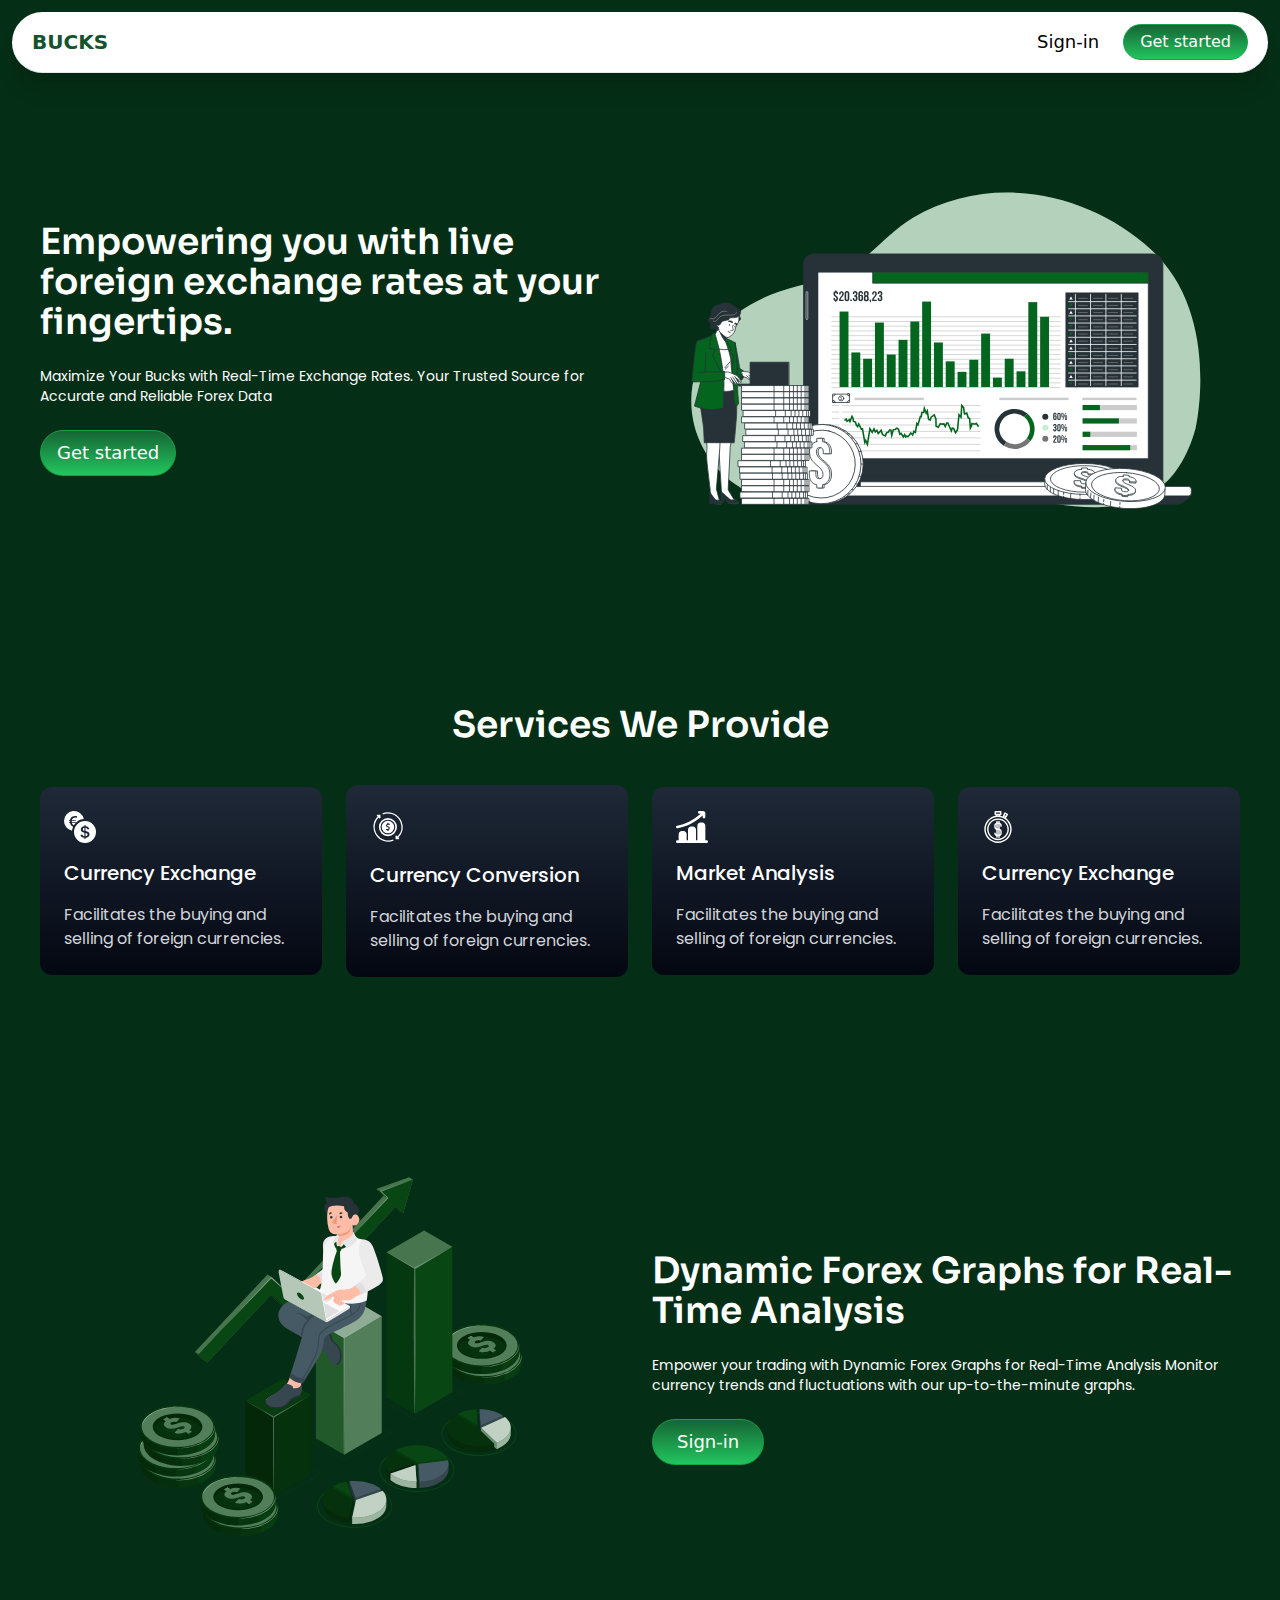
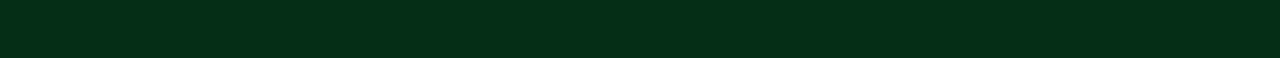
<file: public/index.html>
<!DOCTYPE html>
<html lang="en">
<head>
    <meta charset="UTF-8">
    <meta name="viewport" content="width=device-width, initial-scale=1.0">
    <title>BUCKS</title>
    <link rel="stylesheet" href="styles/style.css">
    <link rel="stylesheet" href="https://cdnjs.cloudflare.com/ajax/libs/font-awesome/6.5.2/css/all.min.css" integrity="sha512-SnH5WK+bZxgPHs44uWIX+LLJAJ9/2PkPKZ5QiAj6Ta86w+fsb2TkcmfRyVX3pBnMFcV7oQPJkl9QevSCWr3W6A==" crossorigin="anonymous" referrerpolicy="no-referrer" />
    <link rel="preconnect" href="https://fonts.googleapis.com">
    <link rel="preconnect" href="https://fonts.gstatic.com" crossorigin>
    <link href="https://fonts.googleapis.com/css2?family=Bebas+Neue&display=swap" rel="stylesheet">
    <link rel="preconnect" href="https://fonts.googleapis.com">
    <link rel="preconnect" href="https://fonts.gstatic.com" crossorigin>
    <link href="https://fonts.googleapis.com/css2?family=Archivo+Black&family=Exo+2:ital,wght@0,100..900;1,100..900&family=Montserrat+Alternates:ital,wght@0,100;0,200;0,300;0,400;0,500;0,600;0,700;0,800;0,900;1,100;1,200;1,300;1,400;1,500;1,600;1,700;1,800;1,900&family=Montserrat:ital,wght@0,100..900;1,100..900&family=Orbitron:wght@400..900&family=Oswald:wght@200..700&family=Poppins:ital,wght@0,100;0,200;0,300;0,400;0,500;0,600;0,700;0,800;0,900;1,100;1,200;1,300;1,400;1,500;1,600;1,700;1,800;1,900&family=Raleway:ital,wght@0,100..900;1,100..900&family=Roboto+Condensed:ital,wght@0,100..900;1,100..900&family=Russo+One&family=Sora:wght@100..800&family=Titillium+Web:ital,wght@0,200;0,300;0,400;0,600;0,700;0,900;1,200;1,300;1,400;1,600;1,700&family=Ubuntu+Condensed&display=swap" rel="stylesheet">
    <link rel="preconnect" href="https://fonts.googleapis.com">
   <link rel="preconnect" href="https://fonts.gstatic.com" crossorigin>
   <link href="https://fonts.googleapis.com/css2?family=Playfair+Display:ital,wght@0,400..900;1,400..900&display=swap" rel="stylesheet">
</head>
<body class="bg-green-950">
    <nav class="flex items-center border-b-[1.5px] justify-between mx-3 rounded-full shadow-xl mt-3 p-3 px-5 bg-white ">
        <a href="#" id="brand" class="flex items-center justify-center">
            <div class="text-lg font-bold text-green-900 md:text-xl font-Gempire-Bold">BUCKS</div>
        </a>
        <div id="nav-menu" class="items-center justify-center hidden gap-6 md:flex">
            <a href="#" class="text-lg font-medium ">Sign-in</a>
            <a href="#" class="px-4 py-[5px] font-medium text-white duration-200 delay-75 border border-green-600 rounded-full text-md hover:bg-black bg-gradient-to-b from-green-800 to-green-500">Get started</a>
           
          

        </div>

        <button id="menu-toggle" class="w-12 p-2 md:hidden">
            <i class="text-black fa-solid fa-bars"></i>
        </button>
        <div id="nav-dialog" class="fixed inset-0 z-50 hidden p-3 px-5 mx-3 mt-3 text-black bg-white rounded-tr-3xl rounded-tl-3xl rounded-br-3xl rounded-bl-3xl ">
            <div id="nav-bar" class="flex justify-between">
                <a href="#" id="brand" class="flex items-center gap-2">
                    <h1 class="text-lg font-bold text-green-800 md:text-2xl font-Gempire-Bold text-bucksdarkgreen ">BUCKS</h1>
                </a>
                <button id="close-btn" class="w-12 p-2 md:hidden">
                    <i class="text-black fa-solid fa-x"></i>   
                 </button>

            </div>
            <div class="flex flex-col mt-10 ">
                <a href="#" class="px-4 py-3 my-3 text-lg text-white bg-green-800 rounded-lg font-poppins hover:text-black hover:bg-gray-500">About</a>
                <a href="#" class="px-4 py-3 my-3 text-lg text-white bg-green-800 rounded-lg font-poppins hover:text-black hover:bg-gray-500">Work</a>
                
                
            </div>
            
        </div>
    </nav>

    <section class="container relative flex flex-col-reverse gap-6 px-6 py-10 mx-auto bg-transparent lg:px-10 lg:py-20 md:py-20 md:px-6 md:items-center md:justify-center md:flex-row lg:items-center lg:justify-center lg:flex">

                <div class="flex flex-col gap-6 md:w-1/2">
                    <h1 class="text-xl font-semibold text-white md:text-4xl font-sora">Empowering you with live foreign exchange rates at your fingertips.</h1>
                    <p class="text-sm text-white font-poppins">Maximize Your Bucks with Real-Time Exchange Rates.
                        Your Trusted Source for Accurate and Reliable Forex Data</p>
                        <div class="flex ">
                            <a href="#" class="px-4 py-1 text-lg font-medium text-white duration-200 delay-75 border border-green-600 rounded-full md:px-4 md:py-2 lg:py-2 lg:px-4 hover:bg-black bg-gradient-to-b from-green-800 to-green-500">Get started</a>
                        </div>
                </div>

                <div class="flex flex-col md:w-1/2">
                    <img src="styles/img/buckssv.svg" alt="">
                </div>
             
    </section>
    
   

    <h1 class="text-2xl font-semibold text-center text-white md:text-4xl md:pt-20 lg:pt-20 font-sora">Services We Provide</h1>
   
    <section class="container grid gap-6 px-6 py-10 mx-auto md:px-6 md:pb-20 lg:pb-20 lg:px-10 place-items-center conatiner md:grid-cols-2 lg:grid-cols-4">
                <div class="grid items-start justify-start gap-4 p-6 bg-gradient-to-b from-gray-800 to-gray-950 rounded-xl">
                    <svg class="w-8" viewBox="0 0 16 16" xmlns="http://www.w3.org/2000/svg" fill="#ffffff" class="bi bi-currency-exchange"><g id="SVGRepo_bgCarrier" stroke-width="0"></g><g id="SVGRepo_tracerCarrier" stroke-linecap="round" stroke-linejoin="round"></g><g id="SVGRepo_iconCarrier"> <path d="M0 5a5.002 5.002 0 0 0 4.027 4.905 6.46 6.46 0 0 1 .544-2.073C3.695 7.536 3.132 6.864 3 5.91h-.5v-.426h.466V5.05c0-.046 0-.093.004-.135H2.5v-.427h.511C3.236 3.24 4.213 2.5 5.681 2.5c.316 0 .59.031.819.085v.733a3.46 3.46 0 0 0-.815-.082c-.919 0-1.538.466-1.734 1.252h1.917v.427h-1.98c-.003.046-.003.097-.003.147v.422h1.983v.427H3.93c.118.602.468 1.03 1.005 1.229a6.5 6.5 0 0 1 4.97-3.113A5.002 5.002 0 0 0 0 5zm16 5.5a5.5 5.5 0 1 1-11 0 5.5 5.5 0 0 1 11 0zm-7.75 1.322c.069.835.746 1.485 1.964 1.562V14h.54v-.62c1.259-.086 1.996-.74 1.996-1.69 0-.865-.563-1.31-1.57-1.54l-.426-.1V8.374c.54.06.884.347.966.745h.948c-.07-.804-.779-1.433-1.914-1.502V7h-.54v.629c-1.076.103-1.808.732-1.808 1.622 0 .787.544 1.288 1.45 1.493l.358.085v1.78c-.554-.08-.92-.376-1.003-.787H8.25zm1.96-1.895c-.532-.12-.82-.364-.82-.732 0-.41.311-.719.824-.809v1.54h-.005zm.622 1.044c.645.145.943.38.943.796 0 .474-.37.8-1.02.86v-1.674l.077.018z"></path> </g></svg>
                        <h1 class="text-xl font-medium text-white font-poppins">Currency Exchange</h1>
                        <p class="text-base text-gray-300 font-poppins">Facilitates the buying and selling of foreign currencies.</p>

                </div>
                <div class="grid items-start justify-start gap-4 p-6 bg-gradient-to-b from-gray-800 to-gray-950 rounded-xl">
                    <svg fill="#ffffff" class="w-9" viewBox="0 0 512 512" xmlns="http://www.w3.org/2000/svg"><g id="SVGRepo_bgCarrier" stroke-width="0"></g><g id="SVGRepo_tracerCarrier" stroke-linecap="round" stroke-linejoin="round"></g><g id="SVGRepo_iconCarrier"> <g id="Economic_sustainability"> <path d="M255,168.08a89.22,89.22,0,1,0,89.21,89.22A89.32,89.32,0,0,0,255,168.08Zm29,56.29h-29a10.19,10.19,0,0,0,0,20.38h.28a26.21,26.21,0,0,1,26.19,26.18v2.56a26.22,26.22,0,0,1-18.47,25v16h-16v-14.8H227v-16h28.24a10.2,10.2,0,0,0,10.19-10.19v-2.56a10.2,10.2,0,0,0-10.19-10.18h-.28a26.19,26.19,0,0,1-8-51.13V194.71h16v13.66h21Z"></path> <path d="M255,128.42A128.88,128.88,0,1,0,383.84,257.3,128.88,128.88,0,0,0,255,128.42Zm0,234.09A105.22,105.22,0,1,1,360.17,257.3,105.34,105.34,0,0,1,255,362.51Z"></path> <path d="M404.15,404.18A210.8,210.8,0,0,0,450,180.41C407.9,72.21,285.61,18.43,177.4,60.54l6.53,16.78c99-38.51,210.79,10.66,249.3,109.62a192.77,192.77,0,0,1-42,204.68l-12.8-12.47a9.51,9.51,0,0,0-16.15,6.94l.48,33.89a9.51,9.51,0,0,0,9.62,9.37l33.89-.4a9.51,9.51,0,0,0,6.52-16.32Z"></path> <path d="M181.85,431a192.44,192.44,0,0,1-60-311l11.34,11a9.51,9.51,0,0,0,16.15-6.94l-.48-33.89a9.49,9.49,0,0,0-9.62-9.37l-33.89.4A9.51,9.51,0,0,0,98.8,97.58l10.13,9.87A210.53,210.53,0,0,0,335.69,451.07l-6.52-16.77A191.29,191.29,0,0,1,181.85,431Z"></path> </g> </g></svg>
                        <h1 class="text-xl font-medium text-white font-poppins">Currency Conversion</h1>
                        <p class="text-base text-gray-300 font-poppins">Facilitates the buying and selling of foreign currencies.</p>

                </div>
                <div class="grid items-start justify-start gap-4 p-6 bg-gradient-to-b from-gray-800 to-gray-950 rounded-xl">
                    <svg class="w-8" viewBox="0 0 6.3500002 6.3500002" id="svg1976" version="1.1" xmlns="http://www.w3.org/2000/svg" xmlns:cc="http://creativecommons.org/ns#" xmlns:dc="http://purl.org/dc/elements/1.1/" xmlns:inkscape="http://www.inkscape.org/namespaces/inkscape" xmlns:rdf="http://www.w3.org/1999/02/22-rdf-syntax-ns#" xmlns:sodipodi="http://sodipodi.sourceforge.net/DTD/sodipodi-0.dtd" xmlns:svg="http://www.w3.org/2000/svg" fill="#ffffff"><g id="SVGRepo_bgCarrier" stroke-width="0"></g><g id="SVGRepo_tracerCarrier" stroke-linecap="round" stroke-linejoin="round"></g><g id="SVGRepo_iconCarrier"> <defs id="defs1970"></defs> <g id="layer1" style="display:inline"> <path d="m 0.26485,5.8204456 a 0.2645835,0.2645835 0 0 0 -0.26563,0.26563 0.2645835,0.2645835 0 0 0 0.26563,0.26367 h 5.82031 a 0.2645835,0.2645835 0 0 0 0.26562,-0.26367 0.2645835,0.2645835 0 0 0 -0.26562,-0.26563 z" id="path726" style="color:#ffffff;font-style:normal;font-variant:normal;font-weight:normal;font-stretch:normal;font-size:medium;line-height:normal;font-family:sans-serif;font-variant-ligatures:normal;font-variant-position:normal;font-variant-caps:normal;font-variant-numeric:normal;font-variant-alternates:normal;font-variant-east-asian:normal;font-feature-settings:normal;font-variation-settings:normal;text-indent:0;text-align:start;text-decoration:none;text-decoration-line:none;text-decoration-style:solid;text-decoration-color:#ffffff;letter-spacing:normal;word-spacing:normal;text-transform:none;writing-mode:lr-tb;direction:ltr;text-orientation:mixed;dominant-baseline:auto;baseline-shift:baseline;text-anchor:start;white-space:normal;shape-padding:0;shape-margin:0;inline-size:0;clip-rule:nonzero;display:inline;overflow:visible;visibility:visible;isolation:auto;mix-blend-mode:normal;color-interpolation:sRGB;color-interpolation-filters:linearRGB;solid-color:#ffffff;solid-opacity:1;vector-effect:none;fill:#ffffff;fill-opacity:1;fill-rule:nonzero;stroke:none;stroke-width:0.529167;stroke-linecap:round;stroke-linejoin:miter;stroke-miterlimit:4;stroke-dasharray:none;stroke-dashoffset:0;stroke-opacity:1;color-rendering:auto;image-rendering:auto;shape-rendering:auto;text-rendering:auto;enable-background:accumulate;stop-color:#ffffff"></path> <path d="m 1.16328,3.9688856 c -0.34722,0 -0.63476,0.28754 -0.63476,0.63477 v 1.48242 a 0.26460996,0.26460996 0 0 0 0.26562,0.26367 h 1.0586 a 0.26460996,0.26460996 0 0 0 0.26367,-0.26367 v -1.48242 c 0,-0.34723 -0.28755,-0.63477 -0.63477,-0.63477 z" id="path728" style="color:#ffffff;font-style:normal;font-variant:normal;font-weight:normal;font-stretch:normal;font-size:medium;line-height:normal;font-family:sans-serif;font-variant-ligatures:normal;font-variant-position:normal;font-variant-caps:normal;font-variant-numeric:normal;font-variant-alternates:normal;font-variant-east-asian:normal;font-feature-settings:normal;font-variation-settings:normal;text-indent:0;text-align:start;text-decoration:none;text-decoration-line:none;text-decoration-style:solid;text-decoration-color:#ffffff;letter-spacing:normal;word-spacing:normal;text-transform:none;writing-mode:lr-tb;direction:ltr;text-orientation:mixed;dominant-baseline:auto;baseline-shift:baseline;text-anchor:start;white-space:normal;shape-padding:0;shape-margin:0;inline-size:0;clip-rule:nonzero;display:inline;overflow:visible;visibility:visible;isolation:auto;mix-blend-mode:normal;color-interpolation:sRGB;color-interpolation-filters:linearRGB;solid-color:#ffffff;solid-opacity:1;vector-effect:none;fill:#ffffff;fill-opacity:1;fill-rule:nonzero;stroke:none;stroke-width:0.529167;stroke-linecap:round;stroke-linejoin:round;stroke-miterlimit:4;stroke-dasharray:none;stroke-dashoffset:0;stroke-opacity:1;paint-order:stroke fill markers;color-rendering:auto;image-rendering:auto;shape-rendering:auto;text-rendering:auto;enable-background:accumulate;stop-color:#ffffff"></path> <path d="m 3.0168,3.0684956 c -0.34722,0 -0.63477,0.28753 -0.63477,0.63477 v 2.38281 a 0.26460996,0.26460996 0 0 0 0.26367,0.26367 h 1.0586 a 0.26460996,0.26460996 0 0 0 0.26367,-0.26367 v -2.38281 c 0,-0.34724 -0.28755,-0.63477 -0.63477,-0.63477 z" id="path730" style="color:#ffffff;font-style:normal;font-variant:normal;font-weight:normal;font-stretch:normal;font-size:medium;line-height:normal;font-family:sans-serif;font-variant-ligatures:normal;font-variant-position:normal;font-variant-caps:normal;font-variant-numeric:normal;font-variant-alternates:normal;font-variant-east-asian:normal;font-feature-settings:normal;font-variation-settings:normal;text-indent:0;text-align:start;text-decoration:none;text-decoration-line:none;text-decoration-style:solid;text-decoration-color:#ffffff;letter-spacing:normal;word-spacing:normal;text-transform:none;writing-mode:lr-tb;direction:ltr;text-orientation:mixed;dominant-baseline:auto;baseline-shift:baseline;text-anchor:start;white-space:normal;shape-padding:0;shape-margin:0;inline-size:0;clip-rule:nonzero;display:inline;overflow:visible;visibility:visible;isolation:auto;mix-blend-mode:normal;color-interpolation:sRGB;color-interpolation-filters:linearRGB;solid-color:#ffffff;solid-opacity:1;vector-effect:none;fill:#ffffff;fill-opacity:1;fill-rule:nonzero;stroke:none;stroke-width:0.529167;stroke-linecap:round;stroke-linejoin:round;stroke-miterlimit:4;stroke-dasharray:none;stroke-dashoffset:0;stroke-opacity:1;paint-order:stroke fill markers;color-rendering:auto;image-rendering:auto;shape-rendering:auto;text-rendering:auto;enable-background:accumulate;stop-color:#ffffff"></path> <path d="m 4.86836,2.2755256 c -0.34722,0 -0.63477,0.28754 -0.63477,0.63477 v 3.17578 a 0.26460996,0.26460996 0 0 0 0.26368,0.26367 h 1.05859 a 0.26460996,0.26460996 0 0 0 0.26563,-0.26367 v -3.17578 c 0,-0.34723 -0.2895,-0.63477 -0.63672,-0.63477 z" id="path732" style="color:#ffffff;font-style:normal;font-variant:normal;font-weight:normal;font-stretch:normal;font-size:medium;line-height:normal;font-family:sans-serif;font-variant-ligatures:normal;font-variant-position:normal;font-variant-caps:normal;font-variant-numeric:normal;font-variant-alternates:normal;font-variant-east-asian:normal;font-feature-settings:normal;font-variation-settings:normal;text-indent:0;text-align:start;text-decoration:none;text-decoration-line:none;text-decoration-style:solid;text-decoration-color:#ffffff;letter-spacing:normal;word-spacing:normal;text-transform:none;writing-mode:lr-tb;direction:ltr;text-orientation:mixed;dominant-baseline:auto;baseline-shift:baseline;text-anchor:start;white-space:normal;shape-padding:0;shape-margin:0;inline-size:0;clip-rule:nonzero;display:inline;overflow:visible;visibility:visible;isolation:auto;mix-blend-mode:normal;color-interpolation:sRGB;color-interpolation-filters:linearRGB;solid-color:#ffffff;solid-opacity:1;vector-effect:none;fill:#ffffff;fill-opacity:1;fill-rule:nonzero;stroke:none;stroke-width:0.529167;stroke-linecap:round;stroke-linejoin:round;stroke-miterlimit:4;stroke-dasharray:none;stroke-dashoffset:0;stroke-opacity:1;paint-order:stroke fill markers;color-rendering:auto;image-rendering:auto;shape-rendering:auto;text-rendering:auto;enable-background:accumulate;stop-color:#000000"></path> <path d="M 4.6205208,2.5237e-4 A 0.2645835,0.2645835 0 0 0 4.3564534,0.26380219 0.2645835,0.2645835 0 0 0 4.6205208,0.52941905 H 4.8938883 C 3.3974791,1.8159538 1.8306324,2.6151331 0.2161369,2.9142865 A 0.2645835,0.2645835 0 0 0 0.0052984,3.2227949 0.2645835,0.2645835 0 0 0 0.3117388,3.4357016 C 2.050091,3.1136013 3.722697,2.2498105 5.2923138,0.88753671 V 1.1991456 A 0.2645835,0.2645835 0 0 0 5.5558626,1.4647625 0.2645835,0.2645835 0 0 0 5.8214805,1.1991456 V 0.41986501 C 5.8215308,0.19150501 5.62816,2.0237e-4 5.3998008,2.5237e-4 Z" id="path734" style="color:#000000;font-style:normal;font-variant:normal;font-weight:normal;font-stretch:normal;font-size:medium;line-height:normal;font-family:sans-serif;font-variant-ligatures:normal;font-variant-position:normal;font-variant-caps:normal;font-variant-numeric:normal;font-variant-alternates:normal;font-variant-east-asian:normal;font-feature-settings:normal;font-variation-settings:normal;text-indent:0;text-align:start;text-decoration:none;text-decoration-line:none;text-decoration-style:solid;text-decoration-color:#000000;letter-spacing:normal;word-spacing:normal;text-transform:none;writing-mode:lr-tb;direction:ltr;text-orientation:mixed;dominant-baseline:auto;baseline-shift:baseline;text-anchor:start;white-space:normal;shape-padding:0;shape-margin:0;inline-size:0;clip-rule:nonzero;display:inline;overflow:visible;visibility:visible;isolation:auto;mix-blend-mode:normal;color-interpolation:sRGB;color-interpolation-filters:linearRGB;solid-color:#ffffff;solid-opacity:1;vector-effect:none;fill:#ffffff;fill-opacity:1;fill-rule:nonzero;stroke:none;stroke-width:0.529167;stroke-linecap:round;stroke-linejoin:round;stroke-miterlimit:4;stroke-dasharray:none;stroke-dashoffset:0;stroke-opacity:1;paint-order:stroke fill markers;color-rendering:auto;image-rendering:auto;shape-rendering:auto;text-rendering:auto;enable-background:accumulate;stop-color:#ffffff"></path> </g> </g></svg>
                        <h1 class="text-xl font-medium text-white font-poppins">Market Analysis</h1>
                        <p class="text-base text-gray-300 font-poppins">Facilitates the buying and selling of foreign currencies.</p>

                </div>
                <div class="grid items-start justify-start gap-4 p-6 bg-gradient-to-b from-gray-800 to-gray-950 rounded-xl">
                    <svg fill="#ffffff" class="w-8" version="1.1" id="Capa_1" xmlns="http://www.w3.org/2000/svg" xmlns:xlink="http://www.w3.org/1999/xlink" viewBox="0 0 425.521 425.521" xml:space="preserve"><g id="SVGRepo_bgCarrier" stroke-width="0"></g><g id="SVGRepo_tracerCarrier" stroke-linecap="round" stroke-linejoin="round"></g><g id="SVGRepo_iconCarrier"> <g> <path d="M317.233,94.552l4.794-9.228c0.273-0.06,0.549-0.106,0.818-0.191c2.402-0.76,4.404-2.442,5.565-4.678l16.597-31.944 c2.419-4.656,0.606-10.391-4.05-12.81l-31.86-16.553c-2.235-1.162-4.842-1.387-7.244-0.628c-2.402,0.76-4.404,2.442-5.565,4.678 l-16.597,31.944c-1.353,2.604-1.38,5.544-0.329,8.054l-4.744,9.131c-10.808-3.918-22.088-6.841-33.732-8.655v-8.673h8.623 c5.247,0,9.5-4.253,9.5-9.5V9.5c0-5.247-4.253-9.5-9.5-9.5h-73.497c-5.247,0-9.5,4.253-9.5,9.5v35.999c0,5.247,4.253,9.5,9.5,9.5 h8.624v8.673C97.581,77.233,30.749,152.711,30.749,243.509c0,100.362,81.65,182.012,182.012,182.012s182.012-81.65,182.012-182.012 C394.773,181.993,364.091,127.514,317.233,94.552z M308.767,40.387l15.001,7.793l-7.837,15.084l-15.001-7.793L308.767,40.387z M295.206,73.909l8.929,4.639l-3.048,5.867c-2.926-1.631-5.897-3.188-8.919-4.66L295.206,73.909z M185.512,19h54.497v16.999 h-54.497V19z M203.636,54.999h18.25v6.727c-3.023-0.15-6.065-0.229-9.125-0.229c-3.06,0-6.101,0.079-9.125,0.229V54.999z M212.76,406.521c-89.885,0-163.012-73.127-163.012-163.012S122.876,80.497,212.76,80.497c89.885,0,163.012,73.127,163.012,163.012 S302.646,406.521,212.76,406.521z"></path> <path d="M212.76,98.783c-79.802,0-144.726,64.924-144.726,144.727s64.924,144.727,144.726,144.727 c79.803,0,144.727-64.924,144.727-144.727S292.564,98.783,212.76,98.783z M212.76,369.236 c-69.326,0-125.726-56.401-125.726-125.727s56.4-125.727,125.726-125.727s125.727,56.401,125.727,125.727 S282.086,369.236,212.76,369.236z"></path> <path d="M235.385,155.2v-16.706c0-5.247-4.253-9.5-9.5-9.5s-9.5,4.253-9.5,9.5v14.922h-7.249v-14.922c0-5.247-4.253-9.5-9.5-9.5 s-9.5,4.253-9.5,9.5V155.2c-15.731,4.954-27.172,19.677-27.172,37.023v21.98c0,17.346,11.441,32.068,27.172,37.023v59.565 c-4.942-3.605-8.172-9.423-8.172-15.994c0-5.247-4.253-9.5-9.5-9.5s-9.5,4.253-9.5,9.5c0,17.346,11.441,32.068,27.172,37.023 v16.706c0,5.247,4.253,9.5,9.5,9.5s9.5-4.253,9.5-9.5v-14.922h7.249v14.922c0,5.247,4.253,9.5,9.5,9.5s9.5-4.253,9.5-9.5v-16.706 c15.732-4.954,27.173-19.677,27.173-37.023v-21.98c0-17.346-11.441-32.069-27.173-37.023v-59.565 c4.942,3.605,8.173,9.423,8.173,15.995v12.211c0,5.247,4.253,9.5,9.5,9.5s9.5-4.253,9.5-9.5v-12.211 C262.558,174.876,251.117,160.154,235.385,155.2z M216.385,172.416v61.593h-7.249v-61.593H216.385z M181.964,214.203v-21.98 c0-6.572,3.23-12.389,8.172-15.994v53.969C185.194,226.592,181.964,220.774,181.964,214.203z M209.136,314.603v-61.593h7.249 v61.593H209.136z M243.558,272.816v21.98c0,6.572-3.23,12.39-8.173,15.995v-53.97C240.327,260.426,243.558,266.244,243.558,272.816 z"></path> </g> </g></svg>
                        <h1 class="text-xl font-medium text-white font-poppins">Currency Exchange</h1>
                        <p class="text-base text-gray-300 font-poppins">Facilitates the buying and selling of foreign currencies.</p>

                </div>
                
                
                
    </section>

    <section class="container relative flex flex-col gap-6 px-6 py-10 mx-auto bg-transparent md:px-6 md:py-20 lg:px-10 lg:py-20 md:flex-row md:items-center md:justify-center lg:items-center lg:justify-center lg:flex">
        <div class="flex flex-col items-center justify-center md:w-1/2">
            <img src="styles/img/graphbucks.svg" alt="" class="w-3/4">
        </div>
        <div class="flex flex-col gap-6 md:w-1/2">
            <h1 class="text-2xl font-semibold text-white md:text-4xl font-sora">Dynamic Forex Graphs for Real-Time Analysis
             </h1>
            <p class="text-sm text-white font-poppins"> Empower your trading with Dynamic Forex Graphs for Real-Time Analysis
                Monitor currency trends and fluctuations with our up-to-the-minute graphs. </p>
                <div class="flex ">
                    <a href="#" class="px-6 py-1 text-lg font-medium text-white duration-200 delay-75 border border-green-600 rounded-full md:px-6 md:py-2 lg:px-6 lg:py-2 hover:bg-black bg-gradient-to-b from-green-800 to-green-500">Sign-in</a>
                </div>
        </div>
    </section>
    <script>
        const menuToggle = document.getElementById('menu-toggle');
        const navDialog = document.getElementById('nav-dialog');
        const closeBtn = document.getElementById('close-btn');
      
        menuToggle.addEventListener('click', function() {
            navDialog.classList.toggle('hidden');
        });
      
        closeBtn.addEventListener('click', function() {
            navDialog.classList.add('hidden');
        });
      </script>
</body>
</html>
</file>
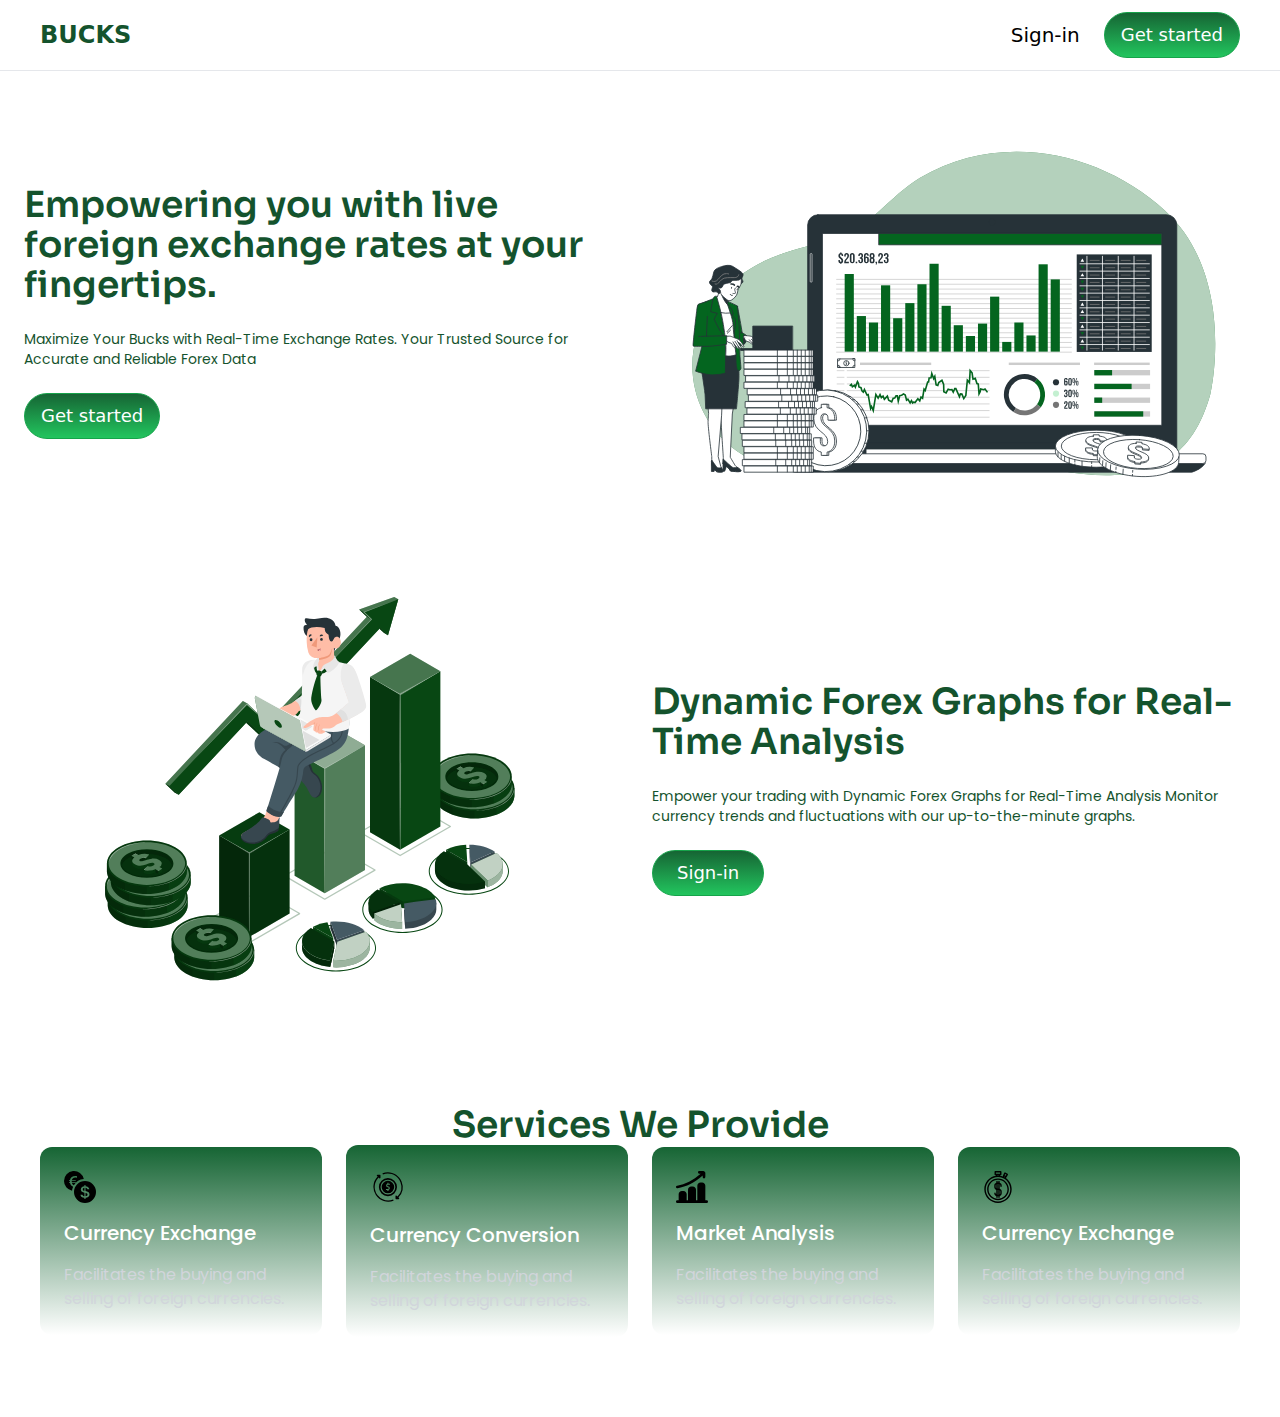
<file: public/bucksredesign.html>
<!DOCTYPE html>
<html lang="en">
<head>
    <meta charset="UTF-8">
    <meta name="viewport" content="width=device-width, initial-scale=1.0">
    <title>BUCKS</title>
    <link rel="stylesheet" href="styles/style.css">
    <link rel="stylesheet" href="https://cdnjs.cloudflare.com/ajax/libs/font-awesome/6.5.2/css/all.min.css" integrity="sha512-SnH5WK+bZxgPHs44uWIX+LLJAJ9/2PkPKZ5QiAj6Ta86w+fsb2TkcmfRyVX3pBnMFcV7oQPJkl9QevSCWr3W6A==" crossorigin="anonymous" referrerpolicy="no-referrer" />
    <link rel="preconnect" href="https://fonts.googleapis.com">
    <link rel="preconnect" href="https://fonts.gstatic.com" crossorigin>
    <link href="https://fonts.googleapis.com/css2?family=Bebas+Neue&display=swap" rel="stylesheet">
    <link rel="preconnect" href="https://fonts.googleapis.com">
    <link rel="preconnect" href="https://fonts.gstatic.com" crossorigin>
    <link href="https://fonts.googleapis.com/css2?family=Archivo+Black&family=Exo+2:ital,wght@0,100..900;1,100..900&family=Montserrat+Alternates:ital,wght@0,100;0,200;0,300;0,400;0,500;0,600;0,700;0,800;0,900;1,100;1,200;1,300;1,400;1,500;1,600;1,700;1,800;1,900&family=Montserrat:ital,wght@0,100..900;1,100..900&family=Orbitron:wght@400..900&family=Oswald:wght@200..700&family=Poppins:ital,wght@0,100;0,200;0,300;0,400;0,500;0,600;0,700;0,800;0,900;1,100;1,200;1,300;1,400;1,500;1,600;1,700;1,800;1,900&family=Raleway:ital,wght@0,100..900;1,100..900&family=Roboto+Condensed:ital,wght@0,100..900;1,100..900&family=Russo+One&family=Sora:wght@100..800&family=Titillium+Web:ital,wght@0,200;0,300;0,400;0,600;0,700;0,900;1,200;1,300;1,400;1,600;1,700&family=Ubuntu+Condensed&display=swap" rel="stylesheet">
    <link rel="preconnect" href="https://fonts.googleapis.com">
   <link rel="preconnect" href="https://fonts.gstatic.com" crossorigin>
   <link href="https://fonts.googleapis.com/css2?family=Playfair+Display:ital,wght@0,400..900;1,400..900&display=swap" rel="stylesheet">
</head>
<body>
    <nav class="flex items-center border-b-[1.5px] justify-between p-3 px-10 bg-white ">
        <a href="#" id="brand" class="flex items-center justify-center">
            <div class="text-lg font-bold text-green-900 md:text-2xl font-Gempire-Bold">BUCKS</div>
        </a>
        <div id="nav-menu" class="items-center justify-center hidden gap-6 md:flex">
            <a href="#" class="text-xl font-medium ">Sign-in</a>
            <a href="#" class="px-4 py-2 text-lg font-medium text-white duration-200 delay-75 border border-green-600 rounded-full hover:bg-black bg-gradient-to-b from-green-800 to-green-500">Get started</a>
           
          

        </div>

        <button id="menu-toggle" class="w-12 p-2 md:hidden">
            <i class="text-black fa-solid fa-bars"></i>
        </button>
        <div id="nav-dialog" class="fixed inset-0 z-50 hidden p-3 px-10 text-black bg-white">
            <div id="nav-bar" class="flex justify-between">
                <a href="#" id="brand" class="flex items-center gap-2">
                    <h1 class="text-lg font-bold text-green-800 md:text-2xl font-Gempire-Bold text-bucksdarkgreen ">BUCKS</h1>
                </a>
                <button id="close-btn" class="w-12 p-2 md:hidden">
                    <i class="text-black fa-solid fa-x"></i>   
                 </button>

            </div>
            <div class="flex flex-col mt-10 ">
                <a href="#" class="px-4 py-3 my-3 text-lg text-white bg-green-800 rounded-lg font-poppins hover:text-black hover:bg-gray-500">About</a>
                <a href="#" class="px-4 py-3 my-3 text-lg text-white bg-green-800 rounded-lg font-poppins hover:text-black hover:bg-gray-500">Work</a>
                
                
            </div>
            
        </div>
    </nav>

    <section class="container relative flex flex-col-reverse gap-6 px-6 py-10 mx-auto bg-transparent md:items-center md:justify-center md:p-10 md:flex-row lg:items-center lg:justify-center lg:flex">

                <div class="flex flex-col gap-6 md:w-1/2">
                    <h1 class="text-xl font-semibold text-green-900 md:text-4xl font-sora">Empowering you with live foreign exchange rates at your fingertips.</h1>
                    <p class="text-sm text-green-900 font-poppins">Maximize Your Bucks with Real-Time Exchange Rates.
                        Your Trusted Source for Accurate and Reliable Forex Data</p>
                        <div class="flex ">
                            <a href="#" class="px-4 py-1 text-lg font-medium text-white duration-200 delay-75 border border-green-600 rounded-full md:px-4 md:py-2 lg:py-2 lg:px-4 hover:bg-black bg-gradient-to-b from-green-800 to-green-500">Get started</a>
                        </div>
                </div>

                <div class="flex flex-col md:w-1/2">
                    <img src="styles/img/buckssv.svg" alt="">
                </div>
             
    </section>
    
    <section class="container relative flex flex-col gap-6 p-10 mx-auto bg-transparent md:flex-row md:items-center md:justify-center lg:items-center lg:justify-center lg:flex">
        <div class="flex flex-col items-center justify-center md:w-1/2">
            <img src="styles/img/graphbucks.svg" alt="" class="w-3/4">
        </div>
        <div class="flex flex-col gap-6 md:w-1/2">
            <h1 class="text-2xl font-semibold text-green-900 md:text-4xl font-sora">Dynamic Forex Graphs for Real-Time Analysis
             </h1>
            <p class="text-sm text-green-900 font-poppins"> Empower your trading with Dynamic Forex Graphs for Real-Time Analysis
                Monitor currency trends and fluctuations with our up-to-the-minute graphs. </p>
                <div class="flex ">
                    <a href="#" class="px-6 py-1 text-lg font-medium text-white duration-200 delay-75 border border-green-600 rounded-full md:px-6 md:py-2 lg:px-6 lg:py-2 hover:bg-black bg-gradient-to-b from-green-800 to-green-500">Sign-in</a>
                </div>
        </div>
    </section>

    <h1 class="text-2xl font-semibold text-center text-green-900 md:text-4xl md:pt-20 lg:pt-20 font-sora">Services We Provide</h1>
   
    <section class="container grid gap-6 p-10 mx-auto md:px-10 md:pb-20 lg:pb-20 lg:px-10 place-items-center conatiner md:grid-cols-2 lg:grid-cols-4">
                <div class="grid items-start justify-start gap-4 p-6 bg-gradient-to-b from-green-800 to-green-600 rounded-xl">
                    <svg class="w-8" viewBox="0 0 16 16" xmlns="http://www.w3.org/2000/svg" fill="#000000" class="bi bi-currency-exchange"><g id="SVGRepo_bgCarrier" stroke-width="0"></g><g id="SVGRepo_tracerCarrier" stroke-linecap="round" stroke-linejoin="round"></g><g id="SVGRepo_iconCarrier"> <path d="M0 5a5.002 5.002 0 0 0 4.027 4.905 6.46 6.46 0 0 1 .544-2.073C3.695 7.536 3.132 6.864 3 5.91h-.5v-.426h.466V5.05c0-.046 0-.093.004-.135H2.5v-.427h.511C3.236 3.24 4.213 2.5 5.681 2.5c.316 0 .59.031.819.085v.733a3.46 3.46 0 0 0-.815-.082c-.919 0-1.538.466-1.734 1.252h1.917v.427h-1.98c-.003.046-.003.097-.003.147v.422h1.983v.427H3.93c.118.602.468 1.03 1.005 1.229a6.5 6.5 0 0 1 4.97-3.113A5.002 5.002 0 0 0 0 5zm16 5.5a5.5 5.5 0 1 1-11 0 5.5 5.5 0 0 1 11 0zm-7.75 1.322c.069.835.746 1.485 1.964 1.562V14h.54v-.62c1.259-.086 1.996-.74 1.996-1.69 0-.865-.563-1.31-1.57-1.54l-.426-.1V8.374c.54.06.884.347.966.745h.948c-.07-.804-.779-1.433-1.914-1.502V7h-.54v.629c-1.076.103-1.808.732-1.808 1.622 0 .787.544 1.288 1.45 1.493l.358.085v1.78c-.554-.08-.92-.376-1.003-.787H8.25zm1.96-1.895c-.532-.12-.82-.364-.82-.732 0-.41.311-.719.824-.809v1.54h-.005zm.622 1.044c.645.145.943.38.943.796 0 .474-.37.8-1.02.86v-1.674l.077.018z"></path> </g></svg>
                        <h1 class="text-xl font-medium text-white font-poppins">Currency Exchange</h1>
                        <p class="text-base text-gray-300 font-poppins">Facilitates the buying and selling of foreign currencies.</p>

                </div>
                <div class="grid items-start justify-start gap-4 p-6 bg-gradient-to-b from-green-800 to-green-600 rounded-xl">
                    <svg fill="#000000" class="w-9" viewBox="0 0 512 512" xmlns="http://www.w3.org/2000/svg"><g id="SVGRepo_bgCarrier" stroke-width="0"></g><g id="SVGRepo_tracerCarrier" stroke-linecap="round" stroke-linejoin="round"></g><g id="SVGRepo_iconCarrier"> <g id="Economic_sustainability"> <path d="M255,168.08a89.22,89.22,0,1,0,89.21,89.22A89.32,89.32,0,0,0,255,168.08Zm29,56.29h-29a10.19,10.19,0,0,0,0,20.38h.28a26.21,26.21,0,0,1,26.19,26.18v2.56a26.22,26.22,0,0,1-18.47,25v16h-16v-14.8H227v-16h28.24a10.2,10.2,0,0,0,10.19-10.19v-2.56a10.2,10.2,0,0,0-10.19-10.18h-.28a26.19,26.19,0,0,1-8-51.13V194.71h16v13.66h21Z"></path> <path d="M255,128.42A128.88,128.88,0,1,0,383.84,257.3,128.88,128.88,0,0,0,255,128.42Zm0,234.09A105.22,105.22,0,1,1,360.17,257.3,105.34,105.34,0,0,1,255,362.51Z"></path> <path d="M404.15,404.18A210.8,210.8,0,0,0,450,180.41C407.9,72.21,285.61,18.43,177.4,60.54l6.53,16.78c99-38.51,210.79,10.66,249.3,109.62a192.77,192.77,0,0,1-42,204.68l-12.8-12.47a9.51,9.51,0,0,0-16.15,6.94l.48,33.89a9.51,9.51,0,0,0,9.62,9.37l33.89-.4a9.51,9.51,0,0,0,6.52-16.32Z"></path> <path d="M181.85,431a192.44,192.44,0,0,1-60-311l11.34,11a9.51,9.51,0,0,0,16.15-6.94l-.48-33.89a9.49,9.49,0,0,0-9.62-9.37l-33.89.4A9.51,9.51,0,0,0,98.8,97.58l10.13,9.87A210.53,210.53,0,0,0,335.69,451.07l-6.52-16.77A191.29,191.29,0,0,1,181.85,431Z"></path> </g> </g></svg>
                        <h1 class="text-xl font-medium text-white font-poppins">Currency Conversion</h1>
                        <p class="text-base text-gray-300 font-poppins">Facilitates the buying and selling of foreign currencies.</p>

                </div>
                <div class="grid items-start justify-start gap-4 p-6 bg-gradient-to-b from-green-800 to-green-600 rounded-xl">
                    <svg class="w-8" viewBox="0 0 6.3500002 6.3500002" id="svg1976" version="1.1" xmlns="http://www.w3.org/2000/svg" xmlns:cc="http://creativecommons.org/ns#" xmlns:dc="http://purl.org/dc/elements/1.1/" xmlns:inkscape="http://www.inkscape.org/namespaces/inkscape" xmlns:rdf="http://www.w3.org/1999/02/22-rdf-syntax-ns#" xmlns:sodipodi="http://sodipodi.sourceforge.net/DTD/sodipodi-0.dtd" xmlns:svg="http://www.w3.org/2000/svg" fill="#000000"><g id="SVGRepo_bgCarrier" stroke-width="0"></g><g id="SVGRepo_tracerCarrier" stroke-linecap="round" stroke-linejoin="round"></g><g id="SVGRepo_iconCarrier"> <defs id="defs1970"></defs> <g id="layer1" style="display:inline"> <path d="m 0.26485,5.8204456 a 0.2645835,0.2645835 0 0 0 -0.26563,0.26563 0.2645835,0.2645835 0 0 0 0.26563,0.26367 h 5.82031 a 0.2645835,0.2645835 0 0 0 0.26562,-0.26367 0.2645835,0.2645835 0 0 0 -0.26562,-0.26563 z" id="path726" style="color:#000000;font-style:normal;font-variant:normal;font-weight:normal;font-stretch:normal;font-size:medium;line-height:normal;font-family:sans-serif;font-variant-ligatures:normal;font-variant-position:normal;font-variant-caps:normal;font-variant-numeric:normal;font-variant-alternates:normal;font-variant-east-asian:normal;font-feature-settings:normal;font-variation-settings:normal;text-indent:0;text-align:start;text-decoration:none;text-decoration-line:none;text-decoration-style:solid;text-decoration-color:#000000;letter-spacing:normal;word-spacing:normal;text-transform:none;writing-mode:lr-tb;direction:ltr;text-orientation:mixed;dominant-baseline:auto;baseline-shift:baseline;text-anchor:start;white-space:normal;shape-padding:0;shape-margin:0;inline-size:0;clip-rule:nonzero;display:inline;overflow:visible;visibility:visible;isolation:auto;mix-blend-mode:normal;color-interpolation:sRGB;color-interpolation-filters:linearRGB;solid-color:#000000;solid-opacity:1;vector-effect:none;fill:#000000;fill-opacity:1;fill-rule:nonzero;stroke:none;stroke-width:0.529167;stroke-linecap:round;stroke-linejoin:miter;stroke-miterlimit:4;stroke-dasharray:none;stroke-dashoffset:0;stroke-opacity:1;color-rendering:auto;image-rendering:auto;shape-rendering:auto;text-rendering:auto;enable-background:accumulate;stop-color:#000000"></path> <path d="m 1.16328,3.9688856 c -0.34722,0 -0.63476,0.28754 -0.63476,0.63477 v 1.48242 a 0.26460996,0.26460996 0 0 0 0.26562,0.26367 h 1.0586 a 0.26460996,0.26460996 0 0 0 0.26367,-0.26367 v -1.48242 c 0,-0.34723 -0.28755,-0.63477 -0.63477,-0.63477 z" id="path728" style="color:#000000;font-style:normal;font-variant:normal;font-weight:normal;font-stretch:normal;font-size:medium;line-height:normal;font-family:sans-serif;font-variant-ligatures:normal;font-variant-position:normal;font-variant-caps:normal;font-variant-numeric:normal;font-variant-alternates:normal;font-variant-east-asian:normal;font-feature-settings:normal;font-variation-settings:normal;text-indent:0;text-align:start;text-decoration:none;text-decoration-line:none;text-decoration-style:solid;text-decoration-color:#000000;letter-spacing:normal;word-spacing:normal;text-transform:none;writing-mode:lr-tb;direction:ltr;text-orientation:mixed;dominant-baseline:auto;baseline-shift:baseline;text-anchor:start;white-space:normal;shape-padding:0;shape-margin:0;inline-size:0;clip-rule:nonzero;display:inline;overflow:visible;visibility:visible;isolation:auto;mix-blend-mode:normal;color-interpolation:sRGB;color-interpolation-filters:linearRGB;solid-color:#000000;solid-opacity:1;vector-effect:none;fill:#000000;fill-opacity:1;fill-rule:nonzero;stroke:none;stroke-width:0.529167;stroke-linecap:round;stroke-linejoin:round;stroke-miterlimit:4;stroke-dasharray:none;stroke-dashoffset:0;stroke-opacity:1;paint-order:stroke fill markers;color-rendering:auto;image-rendering:auto;shape-rendering:auto;text-rendering:auto;enable-background:accumulate;stop-color:#000000"></path> <path d="m 3.0168,3.0684956 c -0.34722,0 -0.63477,0.28753 -0.63477,0.63477 v 2.38281 a 0.26460996,0.26460996 0 0 0 0.26367,0.26367 h 1.0586 a 0.26460996,0.26460996 0 0 0 0.26367,-0.26367 v -2.38281 c 0,-0.34724 -0.28755,-0.63477 -0.63477,-0.63477 z" id="path730" style="color:#000000;font-style:normal;font-variant:normal;font-weight:normal;font-stretch:normal;font-size:medium;line-height:normal;font-family:sans-serif;font-variant-ligatures:normal;font-variant-position:normal;font-variant-caps:normal;font-variant-numeric:normal;font-variant-alternates:normal;font-variant-east-asian:normal;font-feature-settings:normal;font-variation-settings:normal;text-indent:0;text-align:start;text-decoration:none;text-decoration-line:none;text-decoration-style:solid;text-decoration-color:#000000;letter-spacing:normal;word-spacing:normal;text-transform:none;writing-mode:lr-tb;direction:ltr;text-orientation:mixed;dominant-baseline:auto;baseline-shift:baseline;text-anchor:start;white-space:normal;shape-padding:0;shape-margin:0;inline-size:0;clip-rule:nonzero;display:inline;overflow:visible;visibility:visible;isolation:auto;mix-blend-mode:normal;color-interpolation:sRGB;color-interpolation-filters:linearRGB;solid-color:#000000;solid-opacity:1;vector-effect:none;fill:#000000;fill-opacity:1;fill-rule:nonzero;stroke:none;stroke-width:0.529167;stroke-linecap:round;stroke-linejoin:round;stroke-miterlimit:4;stroke-dasharray:none;stroke-dashoffset:0;stroke-opacity:1;paint-order:stroke fill markers;color-rendering:auto;image-rendering:auto;shape-rendering:auto;text-rendering:auto;enable-background:accumulate;stop-color:#000000"></path> <path d="m 4.86836,2.2755256 c -0.34722,0 -0.63477,0.28754 -0.63477,0.63477 v 3.17578 a 0.26460996,0.26460996 0 0 0 0.26368,0.26367 h 1.05859 a 0.26460996,0.26460996 0 0 0 0.26563,-0.26367 v -3.17578 c 0,-0.34723 -0.2895,-0.63477 -0.63672,-0.63477 z" id="path732" style="color:#000000;font-style:normal;font-variant:normal;font-weight:normal;font-stretch:normal;font-size:medium;line-height:normal;font-family:sans-serif;font-variant-ligatures:normal;font-variant-position:normal;font-variant-caps:normal;font-variant-numeric:normal;font-variant-alternates:normal;font-variant-east-asian:normal;font-feature-settings:normal;font-variation-settings:normal;text-indent:0;text-align:start;text-decoration:none;text-decoration-line:none;text-decoration-style:solid;text-decoration-color:#000000;letter-spacing:normal;word-spacing:normal;text-transform:none;writing-mode:lr-tb;direction:ltr;text-orientation:mixed;dominant-baseline:auto;baseline-shift:baseline;text-anchor:start;white-space:normal;shape-padding:0;shape-margin:0;inline-size:0;clip-rule:nonzero;display:inline;overflow:visible;visibility:visible;isolation:auto;mix-blend-mode:normal;color-interpolation:sRGB;color-interpolation-filters:linearRGB;solid-color:#000000;solid-opacity:1;vector-effect:none;fill:#000000;fill-opacity:1;fill-rule:nonzero;stroke:none;stroke-width:0.529167;stroke-linecap:round;stroke-linejoin:round;stroke-miterlimit:4;stroke-dasharray:none;stroke-dashoffset:0;stroke-opacity:1;paint-order:stroke fill markers;color-rendering:auto;image-rendering:auto;shape-rendering:auto;text-rendering:auto;enable-background:accumulate;stop-color:#000000"></path> <path d="M 4.6205208,2.5237e-4 A 0.2645835,0.2645835 0 0 0 4.3564534,0.26380219 0.2645835,0.2645835 0 0 0 4.6205208,0.52941905 H 4.8938883 C 3.3974791,1.8159538 1.8306324,2.6151331 0.2161369,2.9142865 A 0.2645835,0.2645835 0 0 0 0.0052984,3.2227949 0.2645835,0.2645835 0 0 0 0.3117388,3.4357016 C 2.050091,3.1136013 3.722697,2.2498105 5.2923138,0.88753671 V 1.1991456 A 0.2645835,0.2645835 0 0 0 5.5558626,1.4647625 0.2645835,0.2645835 0 0 0 5.8214805,1.1991456 V 0.41986501 C 5.8215308,0.19150501 5.62816,2.0237e-4 5.3998008,2.5237e-4 Z" id="path734" style="color:#000000;font-style:normal;font-variant:normal;font-weight:normal;font-stretch:normal;font-size:medium;line-height:normal;font-family:sans-serif;font-variant-ligatures:normal;font-variant-position:normal;font-variant-caps:normal;font-variant-numeric:normal;font-variant-alternates:normal;font-variant-east-asian:normal;font-feature-settings:normal;font-variation-settings:normal;text-indent:0;text-align:start;text-decoration:none;text-decoration-line:none;text-decoration-style:solid;text-decoration-color:#000000;letter-spacing:normal;word-spacing:normal;text-transform:none;writing-mode:lr-tb;direction:ltr;text-orientation:mixed;dominant-baseline:auto;baseline-shift:baseline;text-anchor:start;white-space:normal;shape-padding:0;shape-margin:0;inline-size:0;clip-rule:nonzero;display:inline;overflow:visible;visibility:visible;isolation:auto;mix-blend-mode:normal;color-interpolation:sRGB;color-interpolation-filters:linearRGB;solid-color:#000000;solid-opacity:1;vector-effect:none;fill:#000000;fill-opacity:1;fill-rule:nonzero;stroke:none;stroke-width:0.529167;stroke-linecap:round;stroke-linejoin:round;stroke-miterlimit:4;stroke-dasharray:none;stroke-dashoffset:0;stroke-opacity:1;paint-order:stroke fill markers;color-rendering:auto;image-rendering:auto;shape-rendering:auto;text-rendering:auto;enable-background:accumulate;stop-color:#000000"></path> </g> </g></svg>
                        <h1 class="text-xl font-medium text-white font-poppins">Market Analysis</h1>
                        <p class="text-base text-gray-300 font-poppins">Facilitates the buying and selling of foreign currencies.</p>

                </div>
                <div class="grid items-start justify-start gap-4 p-6 bg-gradient-to-b from-green-800 to-green-600 rounded-xl">
                    <svg fill="#000000" class="w-8" version="1.1" id="Capa_1" xmlns="http://www.w3.org/2000/svg" xmlns:xlink="http://www.w3.org/1999/xlink" viewBox="0 0 425.521 425.521" xml:space="preserve"><g id="SVGRepo_bgCarrier" stroke-width="0"></g><g id="SVGRepo_tracerCarrier" stroke-linecap="round" stroke-linejoin="round"></g><g id="SVGRepo_iconCarrier"> <g> <path d="M317.233,94.552l4.794-9.228c0.273-0.06,0.549-0.106,0.818-0.191c2.402-0.76,4.404-2.442,5.565-4.678l16.597-31.944 c2.419-4.656,0.606-10.391-4.05-12.81l-31.86-16.553c-2.235-1.162-4.842-1.387-7.244-0.628c-2.402,0.76-4.404,2.442-5.565,4.678 l-16.597,31.944c-1.353,2.604-1.38,5.544-0.329,8.054l-4.744,9.131c-10.808-3.918-22.088-6.841-33.732-8.655v-8.673h8.623 c5.247,0,9.5-4.253,9.5-9.5V9.5c0-5.247-4.253-9.5-9.5-9.5h-73.497c-5.247,0-9.5,4.253-9.5,9.5v35.999c0,5.247,4.253,9.5,9.5,9.5 h8.624v8.673C97.581,77.233,30.749,152.711,30.749,243.509c0,100.362,81.65,182.012,182.012,182.012s182.012-81.65,182.012-182.012 C394.773,181.993,364.091,127.514,317.233,94.552z M308.767,40.387l15.001,7.793l-7.837,15.084l-15.001-7.793L308.767,40.387z M295.206,73.909l8.929,4.639l-3.048,5.867c-2.926-1.631-5.897-3.188-8.919-4.66L295.206,73.909z M185.512,19h54.497v16.999 h-54.497V19z M203.636,54.999h18.25v6.727c-3.023-0.15-6.065-0.229-9.125-0.229c-3.06,0-6.101,0.079-9.125,0.229V54.999z M212.76,406.521c-89.885,0-163.012-73.127-163.012-163.012S122.876,80.497,212.76,80.497c89.885,0,163.012,73.127,163.012,163.012 S302.646,406.521,212.76,406.521z"></path> <path d="M212.76,98.783c-79.802,0-144.726,64.924-144.726,144.727s64.924,144.727,144.726,144.727 c79.803,0,144.727-64.924,144.727-144.727S292.564,98.783,212.76,98.783z M212.76,369.236 c-69.326,0-125.726-56.401-125.726-125.727s56.4-125.727,125.726-125.727s125.727,56.401,125.727,125.727 S282.086,369.236,212.76,369.236z"></path> <path d="M235.385,155.2v-16.706c0-5.247-4.253-9.5-9.5-9.5s-9.5,4.253-9.5,9.5v14.922h-7.249v-14.922c0-5.247-4.253-9.5-9.5-9.5 s-9.5,4.253-9.5,9.5V155.2c-15.731,4.954-27.172,19.677-27.172,37.023v21.98c0,17.346,11.441,32.068,27.172,37.023v59.565 c-4.942-3.605-8.172-9.423-8.172-15.994c0-5.247-4.253-9.5-9.5-9.5s-9.5,4.253-9.5,9.5c0,17.346,11.441,32.068,27.172,37.023 v16.706c0,5.247,4.253,9.5,9.5,9.5s9.5-4.253,9.5-9.5v-14.922h7.249v14.922c0,5.247,4.253,9.5,9.5,9.5s9.5-4.253,9.5-9.5v-16.706 c15.732-4.954,27.173-19.677,27.173-37.023v-21.98c0-17.346-11.441-32.069-27.173-37.023v-59.565 c4.942,3.605,8.173,9.423,8.173,15.995v12.211c0,5.247,4.253,9.5,9.5,9.5s9.5-4.253,9.5-9.5v-12.211 C262.558,174.876,251.117,160.154,235.385,155.2z M216.385,172.416v61.593h-7.249v-61.593H216.385z M181.964,214.203v-21.98 c0-6.572,3.23-12.389,8.172-15.994v53.969C185.194,226.592,181.964,220.774,181.964,214.203z M209.136,314.603v-61.593h7.249 v61.593H209.136z M243.558,272.816v21.98c0,6.572-3.23,12.39-8.173,15.995v-53.97C240.327,260.426,243.558,266.244,243.558,272.816 z"></path> </g> </g></svg>
                        <h1 class="text-xl font-medium text-white font-poppins">Currency Exchange</h1>
                        <p class="text-base text-gray-300 font-poppins">Facilitates the buying and selling of foreign currencies.</p>

                </div>
                
                
                
    </section>
    <script>
        const menuToggle = document.getElementById('menu-toggle');
        const navDialog = document.getElementById('nav-dialog');
        const closeBtn = document.getElementById('close-btn');
      
        menuToggle.addEventListener('click', function() {
            navDialog.classList.toggle('hidden');
        });
      
        closeBtn.addEventListener('click', function() {
            navDialog.classList.add('hidden');
        });
      </script>
</body>
</html>
</file>
<file: public/styles/style.css>
/*
! tailwindcss v3.4.4 | MIT License | https://tailwindcss.com
*//*
1. Prevent padding and border from affecting element width. (https://github.com/mozdevs/cssremedy/issues/4)
2. Allow adding a border to an element by just adding a border-width. (https://github.com/tailwindcss/tailwindcss/pull/116)
*/

*,
::before,
::after {
  box-sizing: border-box; /* 1 */
  border-width: 0; /* 2 */
  border-style: solid; /* 2 */
  border-color: #e5e7eb; /* 2 */
}

::before,
::after {
  --tw-content: '';
}

/*
1. Use a consistent sensible line-height in all browsers.
2. Prevent adjustments of font size after orientation changes in iOS.
3. Use a more readable tab size.
4. Use the user's configured `sans` font-family by default.
5. Use the user's configured `sans` font-feature-settings by default.
6. Use the user's configured `sans` font-variation-settings by default.
7. Disable tap highlights on iOS
*/

html,
:host {
  line-height: 1.5; /* 1 */
  -webkit-text-size-adjust: 100%; /* 2 */
  -moz-tab-size: 4; /* 3 */
  -o-tab-size: 4;
     tab-size: 4; /* 3 */
  font-family: ui-sans-serif, system-ui, sans-serif, "Apple Color Emoji", "Segoe UI Emoji", "Segoe UI Symbol", "Noto Color Emoji"; /* 4 */
  font-feature-settings: normal; /* 5 */
  font-variation-settings: normal; /* 6 */
  -webkit-tap-highlight-color: transparent; /* 7 */
}

/*
1. Remove the margin in all browsers.
2. Inherit line-height from `html` so users can set them as a class directly on the `html` element.
*/

body {
  margin: 0; /* 1 */
  line-height: inherit; /* 2 */
}

/*
1. Add the correct height in Firefox.
2. Correct the inheritance of border color in Firefox. (https://bugzilla.mozilla.org/show_bug.cgi?id=190655)
3. Ensure horizontal rules are visible by default.
*/

hr {
  height: 0; /* 1 */
  color: inherit; /* 2 */
  border-top-width: 1px; /* 3 */
}

/*
Add the correct text decoration in Chrome, Edge, and Safari.
*/

abbr:where([title]) {
  -webkit-text-decoration: underline dotted;
          text-decoration: underline dotted;
}

/*
Remove the default font size and weight for headings.
*/

h1,
h2,
h3,
h4,
h5,
h6 {
  font-size: inherit;
  font-weight: inherit;
}

/*
Reset links to optimize for opt-in styling instead of opt-out.
*/

a {
  color: inherit;
  text-decoration: inherit;
}

/*
Add the correct font weight in Edge and Safari.
*/

b,
strong {
  font-weight: bolder;
}

/*
1. Use the user's configured `mono` font-family by default.
2. Use the user's configured `mono` font-feature-settings by default.
3. Use the user's configured `mono` font-variation-settings by default.
4. Correct the odd `em` font sizing in all browsers.
*/

code,
kbd,
samp,
pre {
  font-family: ui-monospace, SFMono-Regular, Menlo, Monaco, Consolas, "Liberation Mono", "Courier New", monospace; /* 1 */
  font-feature-settings: normal; /* 2 */
  font-variation-settings: normal; /* 3 */
  font-size: 1em; /* 4 */
}

/*
Add the correct font size in all browsers.
*/

small {
  font-size: 80%;
}

/*
Prevent `sub` and `sup` elements from affecting the line height in all browsers.
*/

sub,
sup {
  font-size: 75%;
  line-height: 0;
  position: relative;
  vertical-align: baseline;
}

sub {
  bottom: -0.25em;
}

sup {
  top: -0.5em;
}

/*
1. Remove text indentation from table contents in Chrome and Safari. (https://bugs.chromium.org/p/chromium/issues/detail?id=999088, https://bugs.webkit.org/show_bug.cgi?id=201297)
2. Correct table border color inheritance in all Chrome and Safari. (https://bugs.chromium.org/p/chromium/issues/detail?id=935729, https://bugs.webkit.org/show_bug.cgi?id=195016)
3. Remove gaps between table borders by default.
*/

table {
  text-indent: 0; /* 1 */
  border-color: inherit; /* 2 */
  border-collapse: collapse; /* 3 */
}

/*
1. Change the font styles in all browsers.
2. Remove the margin in Firefox and Safari.
3. Remove default padding in all browsers.
*/

button,
input,
optgroup,
select,
textarea {
  font-family: inherit; /* 1 */
  font-feature-settings: inherit; /* 1 */
  font-variation-settings: inherit; /* 1 */
  font-size: 100%; /* 1 */
  font-weight: inherit; /* 1 */
  line-height: inherit; /* 1 */
  letter-spacing: inherit; /* 1 */
  color: inherit; /* 1 */
  margin: 0; /* 2 */
  padding: 0; /* 3 */
}

/*
Remove the inheritance of text transform in Edge and Firefox.
*/

button,
select {
  text-transform: none;
}

/*
1. Correct the inability to style clickable types in iOS and Safari.
2. Remove default button styles.
*/

button,
input:where([type='button']),
input:where([type='reset']),
input:where([type='submit']) {
  -webkit-appearance: button; /* 1 */
  background-color: transparent; /* 2 */
  background-image: none; /* 2 */
}

/*
Use the modern Firefox focus style for all focusable elements.
*/

:-moz-focusring {
  outline: auto;
}

/*
Remove the additional `:invalid` styles in Firefox. (https://github.com/mozilla/gecko-dev/blob/2f9eacd9d3d995c937b4251a5557d95d494c9be1/layout/style/res/forms.css#L728-L737)
*/

:-moz-ui-invalid {
  box-shadow: none;
}

/*
Add the correct vertical alignment in Chrome and Firefox.
*/

progress {
  vertical-align: baseline;
}

/*
Correct the cursor style of increment and decrement buttons in Safari.
*/

::-webkit-inner-spin-button,
::-webkit-outer-spin-button {
  height: auto;
}

/*
1. Correct the odd appearance in Chrome and Safari.
2. Correct the outline style in Safari.
*/

[type='search'] {
  -webkit-appearance: textfield; /* 1 */
  outline-offset: -2px; /* 2 */
}

/*
Remove the inner padding in Chrome and Safari on macOS.
*/

::-webkit-search-decoration {
  -webkit-appearance: none;
}

/*
1. Correct the inability to style clickable types in iOS and Safari.
2. Change font properties to `inherit` in Safari.
*/

::-webkit-file-upload-button {
  -webkit-appearance: button; /* 1 */
  font: inherit; /* 2 */
}

/*
Add the correct display in Chrome and Safari.
*/

summary {
  display: list-item;
}

/*
Removes the default spacing and border for appropriate elements.
*/

blockquote,
dl,
dd,
h1,
h2,
h3,
h4,
h5,
h6,
hr,
figure,
p,
pre {
  margin: 0;
}

fieldset {
  margin: 0;
  padding: 0;
}

legend {
  padding: 0;
}

ol,
ul,
menu {
  list-style: none;
  margin: 0;
  padding: 0;
}

/*
Reset default styling for dialogs.
*/
dialog {
  padding: 0;
}

/*
Prevent resizing textareas horizontally by default.
*/

textarea {
  resize: vertical;
}

/*
1. Reset the default placeholder opacity in Firefox. (https://github.com/tailwindlabs/tailwindcss/issues/3300)
2. Set the default placeholder color to the user's configured gray 400 color.
*/

input::-moz-placeholder, textarea::-moz-placeholder {
  opacity: 1; /* 1 */
  color: #9ca3af; /* 2 */
}

input::placeholder,
textarea::placeholder {
  opacity: 1; /* 1 */
  color: #9ca3af; /* 2 */
}

/*
Set the default cursor for buttons.
*/

button,
[role="button"] {
  cursor: pointer;
}

/*
Make sure disabled buttons don't get the pointer cursor.
*/
:disabled {
  cursor: default;
}

/*
1. Make replaced elements `display: block` by default. (https://github.com/mozdevs/cssremedy/issues/14)
2. Add `vertical-align: middle` to align replaced elements more sensibly by default. (https://github.com/jensimmons/cssremedy/issues/14#issuecomment-634934210)
   This can trigger a poorly considered lint error in some tools but is included by design.
*/

img,
svg,
video,
canvas,
audio,
iframe,
embed,
object {
  display: block; /* 1 */
  vertical-align: middle; /* 2 */
}

/*
Constrain images and videos to the parent width and preserve their intrinsic aspect ratio. (https://github.com/mozdevs/cssremedy/issues/14)
*/

img,
video {
  max-width: 100%;
  height: auto;
}

/* Make elements with the HTML hidden attribute stay hidden by default */
[hidden] {
  display: none;
}

*, ::before, ::after {
  --tw-border-spacing-x: 0;
  --tw-border-spacing-y: 0;
  --tw-translate-x: 0;
  --tw-translate-y: 0;
  --tw-rotate: 0;
  --tw-skew-x: 0;
  --tw-skew-y: 0;
  --tw-scale-x: 1;
  --tw-scale-y: 1;
  --tw-pan-x:  ;
  --tw-pan-y:  ;
  --tw-pinch-zoom:  ;
  --tw-scroll-snap-strictness: proximity;
  --tw-gradient-from-position:  ;
  --tw-gradient-via-position:  ;
  --tw-gradient-to-position:  ;
  --tw-ordinal:  ;
  --tw-slashed-zero:  ;
  --tw-numeric-figure:  ;
  --tw-numeric-spacing:  ;
  --tw-numeric-fraction:  ;
  --tw-ring-inset:  ;
  --tw-ring-offset-width: 0px;
  --tw-ring-offset-color: #fff;
  --tw-ring-color: rgb(59 130 246 / 0.5);
  --tw-ring-offset-shadow: 0 0 #0000;
  --tw-ring-shadow: 0 0 #0000;
  --tw-shadow: 0 0 #0000;
  --tw-shadow-colored: 0 0 #0000;
  --tw-blur:  ;
  --tw-brightness:  ;
  --tw-contrast:  ;
  --tw-grayscale:  ;
  --tw-hue-rotate:  ;
  --tw-invert:  ;
  --tw-saturate:  ;
  --tw-sepia:  ;
  --tw-drop-shadow:  ;
  --tw-backdrop-blur:  ;
  --tw-backdrop-brightness:  ;
  --tw-backdrop-contrast:  ;
  --tw-backdrop-grayscale:  ;
  --tw-backdrop-hue-rotate:  ;
  --tw-backdrop-invert:  ;
  --tw-backdrop-opacity:  ;
  --tw-backdrop-saturate:  ;
  --tw-backdrop-sepia:  ;
  --tw-contain-size:  ;
  --tw-contain-layout:  ;
  --tw-contain-paint:  ;
  --tw-contain-style:  ;
}

::backdrop {
  --tw-border-spacing-x: 0;
  --tw-border-spacing-y: 0;
  --tw-translate-x: 0;
  --tw-translate-y: 0;
  --tw-rotate: 0;
  --tw-skew-x: 0;
  --tw-skew-y: 0;
  --tw-scale-x: 1;
  --tw-scale-y: 1;
  --tw-pan-x:  ;
  --tw-pan-y:  ;
  --tw-pinch-zoom:  ;
  --tw-scroll-snap-strictness: proximity;
  --tw-gradient-from-position:  ;
  --tw-gradient-via-position:  ;
  --tw-gradient-to-position:  ;
  --tw-ordinal:  ;
  --tw-slashed-zero:  ;
  --tw-numeric-figure:  ;
  --tw-numeric-spacing:  ;
  --tw-numeric-fraction:  ;
  --tw-ring-inset:  ;
  --tw-ring-offset-width: 0px;
  --tw-ring-offset-color: #fff;
  --tw-ring-color: rgb(59 130 246 / 0.5);
  --tw-ring-offset-shadow: 0 0 #0000;
  --tw-ring-shadow: 0 0 #0000;
  --tw-shadow: 0 0 #0000;
  --tw-shadow-colored: 0 0 #0000;
  --tw-blur:  ;
  --tw-brightness:  ;
  --tw-contrast:  ;
  --tw-grayscale:  ;
  --tw-hue-rotate:  ;
  --tw-invert:  ;
  --tw-saturate:  ;
  --tw-sepia:  ;
  --tw-drop-shadow:  ;
  --tw-backdrop-blur:  ;
  --tw-backdrop-brightness:  ;
  --tw-backdrop-contrast:  ;
  --tw-backdrop-grayscale:  ;
  --tw-backdrop-hue-rotate:  ;
  --tw-backdrop-invert:  ;
  --tw-backdrop-opacity:  ;
  --tw-backdrop-saturate:  ;
  --tw-backdrop-sepia:  ;
  --tw-contain-size:  ;
  --tw-contain-layout:  ;
  --tw-contain-paint:  ;
  --tw-contain-style:  ;
}
.container {
  width: 100%;
}
@media (min-width: 640px) {

  .container {
    max-width: 640px;
  }
}
@media (min-width: 768px) {

  .container {
    max-width: 768px;
  }
}
@media (min-width: 1024px) {

  .container {
    max-width: 1024px;
  }
}
@media (min-width: 1280px) {

  .container {
    max-width: 1280px;
  }
}
@media (min-width: 1536px) {

  .container {
    max-width: 1536px;
  }
}
.fixed {
  position: fixed;
}
.relative {
  position: relative;
}
.inset-0 {
  inset: 0px;
}
.z-50 {
  z-index: 50;
}
.m-6 {
  margin: 1.5rem;
}
.mx-3 {
  margin-left: 0.75rem;
  margin-right: 0.75rem;
}
.mx-6 {
  margin-left: 1.5rem;
  margin-right: 1.5rem;
}
.mx-auto {
  margin-left: auto;
  margin-right: auto;
}
.my-3 {
  margin-top: 0.75rem;
  margin-bottom: 0.75rem;
}
.mb-2 {
  margin-bottom: 0.5rem;
}
.mr-2 {
  margin-right: 0.5rem;
}
.mt-10 {
  margin-top: 2.5rem;
}
.mt-2 {
  margin-top: 0.5rem;
}
.mt-3 {
  margin-top: 0.75rem;
}
.mt-4 {
  margin-top: 1rem;
}
.mt-6 {
  margin-top: 1.5rem;
}
.block {
  display: block;
}
.inline-block {
  display: inline-block;
}
.inline {
  display: inline;
}
.flex {
  display: flex;
}
.inline-flex {
  display: inline-flex;
}
.grid {
  display: grid;
}
.hidden {
  display: none;
}
.h-44 {
  height: 11rem;
}
.h-8 {
  height: 2rem;
}
.w-12 {
  width: 3rem;
}
.w-16 {
  width: 4rem;
}
.w-3\/4 {
  width: 75%;
}
.w-6 {
  width: 1.5rem;
}
.w-7 {
  width: 1.75rem;
}
.w-72 {
  width: 18rem;
}
.w-8 {
  width: 2rem;
}
.w-9 {
  width: 2.25rem;
}
.w-full {
  width: 100%;
}
.max-w-sm {
  max-width: 24rem;
}
.grow {
  flex-grow: 1;
}
.transform {
  transform: translate(var(--tw-translate-x), var(--tw-translate-y)) rotate(var(--tw-rotate)) skewX(var(--tw-skew-x)) skewY(var(--tw-skew-y)) scaleX(var(--tw-scale-x)) scaleY(var(--tw-scale-y));
}
.snap-start {
  scroll-snap-align: start;
}
.appearance-none {
  -webkit-appearance: none;
     -moz-appearance: none;
          appearance: none;
}
.grid-flow-row {
  grid-auto-flow: row;
}
.grid-rows-3 {
  grid-template-rows: repeat(3, minmax(0, 1fr));
}
.flex-row-reverse {
  flex-direction: row-reverse;
}
.flex-col {
  flex-direction: column;
}
.flex-col-reverse {
  flex-direction: column-reverse;
}
.place-items-center {
  place-items: center;
}
.items-start {
  align-items: flex-start;
}
.items-center {
  align-items: center;
}
.justify-start {
  justify-content: flex-start;
}
.justify-end {
  justify-content: flex-end;
}
.justify-center {
  justify-content: center;
}
.justify-between {
  justify-content: space-between;
}
.gap-1 {
  gap: 0.25rem;
}
.gap-12 {
  gap: 3rem;
}
.gap-2 {
  gap: 0.5rem;
}
.gap-3 {
  gap: 0.75rem;
}
.gap-4 {
  gap: 1rem;
}
.gap-6 {
  gap: 1.5rem;
}
.gap-8 {
  gap: 2rem;
}
.overflow-hidden {
  overflow: hidden;
}
.scroll-smooth {
  scroll-behavior: smooth;
}
.text-wrap {
  text-wrap: wrap;
}
.rounded {
  border-radius: 0.25rem;
}
.rounded-2xl {
  border-radius: 1rem;
}
.rounded-3xl {
  border-radius: 1.5rem;
}
.rounded-full {
  border-radius: 9999px;
}
.rounded-lg {
  border-radius: 0.5rem;
}
.rounded-md {
  border-radius: 0.375rem;
}
.rounded-xl {
  border-radius: 0.75rem;
}
.rounded-bl-3xl {
  border-bottom-left-radius: 1.5rem;
}
.rounded-br-3xl {
  border-bottom-right-radius: 1.5rem;
}
.rounded-tl-3xl {
  border-top-left-radius: 1.5rem;
}
.rounded-tr-3xl {
  border-top-right-radius: 1.5rem;
}
.border {
  border-width: 1px;
}
.border-2 {
  border-width: 2px;
}
.border-b {
  border-bottom-width: 1px;
}
.border-b-\[1\.5px\] {
  border-bottom-width: 1.5px;
}
.border-none {
  border-style: none;
}
.border-green-600 {
  --tw-border-opacity: 1;
  border-color: rgb(22 163 74 / var(--tw-border-opacity));
}
.bg-black {
  --tw-bg-opacity: 1;
  background-color: rgb(0 0 0 / var(--tw-bg-opacity));
}
.bg-blue-600 {
  --tw-bg-opacity: 1;
  background-color: rgb(37 99 235 / var(--tw-bg-opacity));
}
.bg-blue-700 {
  --tw-bg-opacity: 1;
  background-color: rgb(29 78 216 / var(--tw-bg-opacity));
}
.bg-blue-900 {
  --tw-bg-opacity: 1;
  background-color: rgb(30 58 138 / var(--tw-bg-opacity));
}
.bg-gray-200 {
  --tw-bg-opacity: 1;
  background-color: rgb(229 231 235 / var(--tw-bg-opacity));
}
.bg-gray-900 {
  --tw-bg-opacity: 1;
  background-color: rgb(17 24 39 / var(--tw-bg-opacity));
}
.bg-green-800 {
  --tw-bg-opacity: 1;
  background-color: rgb(22 101 52 / var(--tw-bg-opacity));
}
.bg-green-950 {
  --tw-bg-opacity: 1;
  background-color: rgb(5 46 22 / var(--tw-bg-opacity));
}
.bg-lightyellow {
  --tw-bg-opacity: 1;
  background-color: rgb(249 224 118 / var(--tw-bg-opacity));
}
.bg-rose {
  --tw-bg-opacity: 1;
  background-color: rgb(243 58 106 / var(--tw-bg-opacity));
}
.bg-slate-200 {
  --tw-bg-opacity: 1;
  background-color: rgb(226 232 240 / var(--tw-bg-opacity));
}
.bg-transparent {
  background-color: transparent;
}
.bg-white {
  --tw-bg-opacity: 1;
  background-color: rgb(255 255 255 / var(--tw-bg-opacity));
}
.bg-gradient-to-b {
  background-image: linear-gradient(to bottom, var(--tw-gradient-stops));
}
.from-gray-800 {
  --tw-gradient-from: #1f2937 var(--tw-gradient-from-position);
  --tw-gradient-to: rgb(31 41 55 / 0) var(--tw-gradient-to-position);
  --tw-gradient-stops: var(--tw-gradient-from), var(--tw-gradient-to);
}
.from-green-800 {
  --tw-gradient-from: #166534 var(--tw-gradient-from-position);
  --tw-gradient-to: rgb(22 101 52 / 0) var(--tw-gradient-to-position);
  --tw-gradient-stops: var(--tw-gradient-from), var(--tw-gradient-to);
}
.to-gray-950 {
  --tw-gradient-to: #030712 var(--tw-gradient-to-position);
}
.to-green-500 {
  --tw-gradient-to: #22c55e var(--tw-gradient-to-position);
}
.p-2 {
  padding: 0.5rem;
}
.p-3 {
  padding: 0.75rem;
}
.p-4 {
  padding: 1rem;
}
.p-6 {
  padding: 1.5rem;
}
.px-10 {
  padding-left: 2.5rem;
  padding-right: 2.5rem;
}
.px-3 {
  padding-left: 0.75rem;
  padding-right: 0.75rem;
}
.px-4 {
  padding-left: 1rem;
  padding-right: 1rem;
}
.px-5 {
  padding-left: 1.25rem;
  padding-right: 1.25rem;
}
.px-6 {
  padding-left: 1.5rem;
  padding-right: 1.5rem;
}
.px-8 {
  padding-left: 2rem;
  padding-right: 2rem;
}
.py-1 {
  padding-top: 0.25rem;
  padding-bottom: 0.25rem;
}
.py-10 {
  padding-top: 2.5rem;
  padding-bottom: 2.5rem;
}
.py-2 {
  padding-top: 0.5rem;
  padding-bottom: 0.5rem;
}
.py-3 {
  padding-top: 0.75rem;
  padding-bottom: 0.75rem;
}
.py-4 {
  padding-top: 1rem;
  padding-bottom: 1rem;
}
.py-\[5px\] {
  padding-top: 5px;
  padding-bottom: 5px;
}
.pb-10 {
  padding-bottom: 2.5rem;
}
.pb-2 {
  padding-bottom: 0.5rem;
}
.pb-40 {
  padding-bottom: 10rem;
}
.pl-6 {
  padding-left: 1.5rem;
}
.pr-10 {
  padding-right: 2.5rem;
}
.pr-4 {
  padding-right: 1rem;
}
.pt-4 {
  padding-top: 1rem;
}
.pt-40 {
  padding-top: 10rem;
}
.text-left {
  text-align: left;
}
.text-center {
  text-align: center;
}
.font-cedarville-cursive {
  font-family: Cedarville Cursive, cursive;
}
.font-orbitron {
  font-family: "Orbitron", ui-sans-serif, system-ui, sans-serif, "Apple Color Emoji", "Segoe UI Emoji", "Segoe UI Symbol", "Noto Color Emoji";
}
.font-playfair {
  font-family: Playfair Display, serif;
}
.font-poppins {
  font-family: "Poppins", ui-sans-serif, system-ui, sans-serif, "Apple Color Emoji", "Segoe UI Emoji", "Segoe UI Symbol", "Noto Color Emoji";
}
.font-sora {
  font-family: "Sora", ui-sans-serif, system-ui, sans-serif, "Apple Color Emoji", "Segoe UI Emoji", "Segoe UI Symbol", "Noto Color Emoji";
}
.text-2xl {
  font-size: 1.5rem;
  line-height: 2rem;
}
.text-3xl {
  font-size: 1.875rem;
  line-height: 2.25rem;
}
.text-base {
  font-size: 1rem;
  line-height: 1.5rem;
}
.text-lg {
  font-size: 1.125rem;
  line-height: 1.75rem;
}
.text-sm {
  font-size: 0.875rem;
  line-height: 1.25rem;
}
.text-xl {
  font-size: 1.25rem;
  line-height: 1.75rem;
}
.font-bold {
  font-weight: 700;
}
.font-medium {
  font-weight: 500;
}
.font-semibold {
  font-weight: 600;
}
.tracking-wider {
  letter-spacing: 0.05em;
}
.text-black {
  --tw-text-opacity: 1;
  color: rgb(0 0 0 / var(--tw-text-opacity));
}
.text-blue-600 {
  --tw-text-opacity: 1;
  color: rgb(37 99 235 / var(--tw-text-opacity));
}
.text-blue-900 {
  --tw-text-opacity: 1;
  color: rgb(30 58 138 / var(--tw-text-opacity));
}
.text-gray-300 {
  --tw-text-opacity: 1;
  color: rgb(209 213 219 / var(--tw-text-opacity));
}
.text-gray-400 {
  --tw-text-opacity: 1;
  color: rgb(156 163 175 / var(--tw-text-opacity));
}
.text-gray-500 {
  --tw-text-opacity: 1;
  color: rgb(107 114 128 / var(--tw-text-opacity));
}
.text-gray-600 {
  --tw-text-opacity: 1;
  color: rgb(75 85 99 / var(--tw-text-opacity));
}
.text-gray-700 {
  --tw-text-opacity: 1;
  color: rgb(55 65 81 / var(--tw-text-opacity));
}
.text-green-800 {
  --tw-text-opacity: 1;
  color: rgb(22 101 52 / var(--tw-text-opacity));
}
.text-green-900 {
  --tw-text-opacity: 1;
  color: rgb(20 83 45 / var(--tw-text-opacity));
}
.text-white {
  --tw-text-opacity: 1;
  color: rgb(255 255 255 / var(--tw-text-opacity));
}
.placeholder-rose::-moz-placeholder {
  --tw-placeholder-opacity: 1;
  color: rgb(243 58 106 / var(--tw-placeholder-opacity));
}
.placeholder-rose::placeholder {
  --tw-placeholder-opacity: 1;
  color: rgb(243 58 106 / var(--tw-placeholder-opacity));
}
.shadow-lg {
  --tw-shadow: 0 10px 15px -3px rgb(0 0 0 / 0.1), 0 4px 6px -4px rgb(0 0 0 / 0.1);
  --tw-shadow-colored: 0 10px 15px -3px var(--tw-shadow-color), 0 4px 6px -4px var(--tw-shadow-color);
  box-shadow: var(--tw-ring-offset-shadow, 0 0 #0000), var(--tw-ring-shadow, 0 0 #0000), var(--tw-shadow);
}
.shadow-xl {
  --tw-shadow: 0 20px 25px -5px rgb(0 0 0 / 0.1), 0 8px 10px -6px rgb(0 0 0 / 0.1);
  --tw-shadow-colored: 0 20px 25px -5px var(--tw-shadow-color), 0 8px 10px -6px var(--tw-shadow-color);
  box-shadow: var(--tw-ring-offset-shadow, 0 0 #0000), var(--tw-ring-shadow, 0 0 #0000), var(--tw-shadow);
}
.outline-none {
  outline: 2px solid transparent;
  outline-offset: 2px;
}
.delay-75 {
  transition-delay: 75ms;
}
.duration-200 {
  transition-duration: 200ms;
}
.duration-300 {
  transition-duration: 300ms;
}
.duration-500 {
  transition-duration: 500ms;
}
.hover\:-translate-y-2:hover {
  --tw-translate-y: -0.5rem;
  transform: translate(var(--tw-translate-x), var(--tw-translate-y)) rotate(var(--tw-rotate)) skewX(var(--tw-skew-x)) skewY(var(--tw-skew-y)) scaleX(var(--tw-scale-x)) scaleY(var(--tw-scale-y));
}
.hover\:border-gray-500:hover {
  --tw-border-opacity: 1;
  border-color: rgb(107 114 128 / var(--tw-border-opacity));
}
.hover\:bg-black:hover {
  --tw-bg-opacity: 1;
  background-color: rgb(0 0 0 / var(--tw-bg-opacity));
}
.hover\:bg-gray-500:hover {
  --tw-bg-opacity: 1;
  background-color: rgb(107 114 128 / var(--tw-bg-opacity));
}
.hover\:bg-transparent:hover {
  background-color: transparent;
}
.hover\:bg-white:hover {
  --tw-bg-opacity: 1;
  background-color: rgb(255 255 255 / var(--tw-bg-opacity));
}
.hover\:text-black:hover {
  --tw-text-opacity: 1;
  color: rgb(0 0 0 / var(--tw-text-opacity));
}
.hover\:text-blue-300:hover {
  --tw-text-opacity: 1;
  color: rgb(147 197 253 / var(--tw-text-opacity));
}
.hover\:text-gray-500:hover {
  --tw-text-opacity: 1;
  color: rgb(107 114 128 / var(--tw-text-opacity));
}
.hover\:text-rose:hover {
  --tw-text-opacity: 1;
  color: rgb(243 58 106 / var(--tw-text-opacity));
}
.hover\:ring-2:hover {
  --tw-ring-offset-shadow: var(--tw-ring-inset) 0 0 0 var(--tw-ring-offset-width) var(--tw-ring-offset-color);
  --tw-ring-shadow: var(--tw-ring-inset) 0 0 0 calc(2px + var(--tw-ring-offset-width)) var(--tw-ring-color);
  box-shadow: var(--tw-ring-offset-shadow), var(--tw-ring-shadow), var(--tw-shadow, 0 0 #0000);
}
.hover\:ring-gray-600:hover {
  --tw-ring-opacity: 1;
  --tw-ring-color: rgb(75 85 99 / var(--tw-ring-opacity));
}
.focus\:bg-transparent:focus {
  background-color: transparent;
}
.focus\:text-black:focus {
  --tw-text-opacity: 1;
  color: rgb(0 0 0 / var(--tw-text-opacity));
}
.focus\:outline-none:focus {
  outline: 2px solid transparent;
  outline-offset: 2px;
}
.focus\:ring-2:focus {
  --tw-ring-offset-shadow: var(--tw-ring-inset) 0 0 0 var(--tw-ring-offset-width) var(--tw-ring-offset-color);
  --tw-ring-shadow: var(--tw-ring-inset) 0 0 0 calc(2px + var(--tw-ring-offset-width)) var(--tw-ring-color);
  box-shadow: var(--tw-ring-offset-shadow), var(--tw-ring-shadow), var(--tw-shadow, 0 0 #0000);
}
.focus\:ring-black:focus {
  --tw-ring-opacity: 1;
  --tw-ring-color: rgb(0 0 0 / var(--tw-ring-opacity));
}
.focus\:ring-rose:focus {
  --tw-ring-opacity: 1;
  --tw-ring-color: rgb(243 58 106 / var(--tw-ring-opacity));
}
.group:hover .group-hover\:text-black {
  --tw-text-opacity: 1;
  color: rgb(0 0 0 / var(--tw-text-opacity));
}
@media (min-width: 768px) {

  .md\:mt-5 {
    margin-top: 1.25rem;
  }

  .md\:flex {
    display: flex;
  }

  .md\:hidden {
    display: none;
  }

  .md\:w-1\/2 {
    width: 50%;
  }

  .md\:max-w-2xl {
    max-width: 42rem;
  }

  .md\:grid-cols-2 {
    grid-template-columns: repeat(2, minmax(0, 1fr));
  }

  .md\:grid-cols-3 {
    grid-template-columns: repeat(3, minmax(0, 1fr));
  }

  .md\:flex-row {
    flex-direction: row;
  }

  .md\:items-center {
    align-items: center;
  }

  .md\:justify-center {
    justify-content: center;
  }

  .md\:gap-10 {
    gap: 2.5rem;
  }

  .md\:gap-8 {
    gap: 2rem;
  }

  .md\:text-wrap {
    text-wrap: wrap;
  }

  .md\:rounded-xl {
    border-radius: 0.75rem;
  }

  .md\:px-10 {
    padding-left: 2.5rem;
    padding-right: 2.5rem;
  }

  .md\:px-4 {
    padding-left: 1rem;
    padding-right: 1rem;
  }

  .md\:px-6 {
    padding-left: 1.5rem;
    padding-right: 1.5rem;
  }

  .md\:py-1 {
    padding-top: 0.25rem;
    padding-bottom: 0.25rem;
  }

  .md\:py-2 {
    padding-top: 0.5rem;
    padding-bottom: 0.5rem;
  }

  .md\:py-20 {
    padding-top: 5rem;
    padding-bottom: 5rem;
  }

  .md\:py-3 {
    padding-top: 0.75rem;
    padding-bottom: 0.75rem;
  }

  .md\:py-40 {
    padding-top: 10rem;
    padding-bottom: 10rem;
  }

  .md\:pb-10 {
    padding-bottom: 2.5rem;
  }

  .md\:pb-20 {
    padding-bottom: 5rem;
  }

  .md\:pt-20 {
    padding-top: 5rem;
  }

  .md\:text-2xl {
    font-size: 1.5rem;
    line-height: 2rem;
  }

  .md\:text-3xl {
    font-size: 1.875rem;
    line-height: 2.25rem;
  }

  .md\:text-4xl {
    font-size: 2.25rem;
    line-height: 2.5rem;
  }

  .md\:text-5xl {
    font-size: 3rem;
    line-height: 1;
  }

  .md\:text-lg {
    font-size: 1.125rem;
    line-height: 1.75rem;
  }

  .md\:text-sm {
    font-size: 0.875rem;
    line-height: 1.25rem;
  }

  .md\:text-xl {
    font-size: 1.25rem;
    line-height: 1.75rem;
  }

  .md\:leading-\[60px\] {
    line-height: 60px;
  }
}
@media (min-width: 1024px) {

  .lg\:flex {
    display: flex;
  }

  .lg\:grid-cols-2 {
    grid-template-columns: repeat(2, minmax(0, 1fr));
  }

  .lg\:grid-cols-3 {
    grid-template-columns: repeat(3, minmax(0, 1fr));
  }

  .lg\:grid-cols-4 {
    grid-template-columns: repeat(4, minmax(0, 1fr));
  }

  .lg\:items-center {
    align-items: center;
  }

  .lg\:justify-center {
    justify-content: center;
  }

  .lg\:gap-10 {
    gap: 2.5rem;
  }

  .lg\:rounded-lg {
    border-radius: 0.5rem;
  }

  .lg\:rounded-xl {
    border-radius: 0.75rem;
  }

  .lg\:px-10 {
    padding-left: 2.5rem;
    padding-right: 2.5rem;
  }

  .lg\:px-4 {
    padding-left: 1rem;
    padding-right: 1rem;
  }

  .lg\:px-6 {
    padding-left: 1.5rem;
    padding-right: 1.5rem;
  }

  .lg\:px-8 {
    padding-left: 2rem;
    padding-right: 2rem;
  }

  .lg\:py-12 {
    padding-top: 3rem;
    padding-bottom: 3rem;
  }

  .lg\:py-2 {
    padding-top: 0.5rem;
    padding-bottom: 0.5rem;
  }

  .lg\:py-20 {
    padding-top: 5rem;
    padding-bottom: 5rem;
  }

  .lg\:py-3 {
    padding-top: 0.75rem;
    padding-bottom: 0.75rem;
  }

  .lg\:pb-20 {
    padding-bottom: 5rem;
  }

  .lg\:pt-20 {
    padding-top: 5rem;
  }

  .lg\:text-2xl {
    font-size: 1.5rem;
    line-height: 2rem;
  }

  .lg\:text-3xl {
    font-size: 1.875rem;
    line-height: 2.25rem;
  }

  .lg\:text-4xl {
    font-size: 2.25rem;
    line-height: 2.5rem;
  }

  .lg\:text-xl {
    font-size: 1.25rem;
    line-height: 1.75rem;
  }
}
</file>
